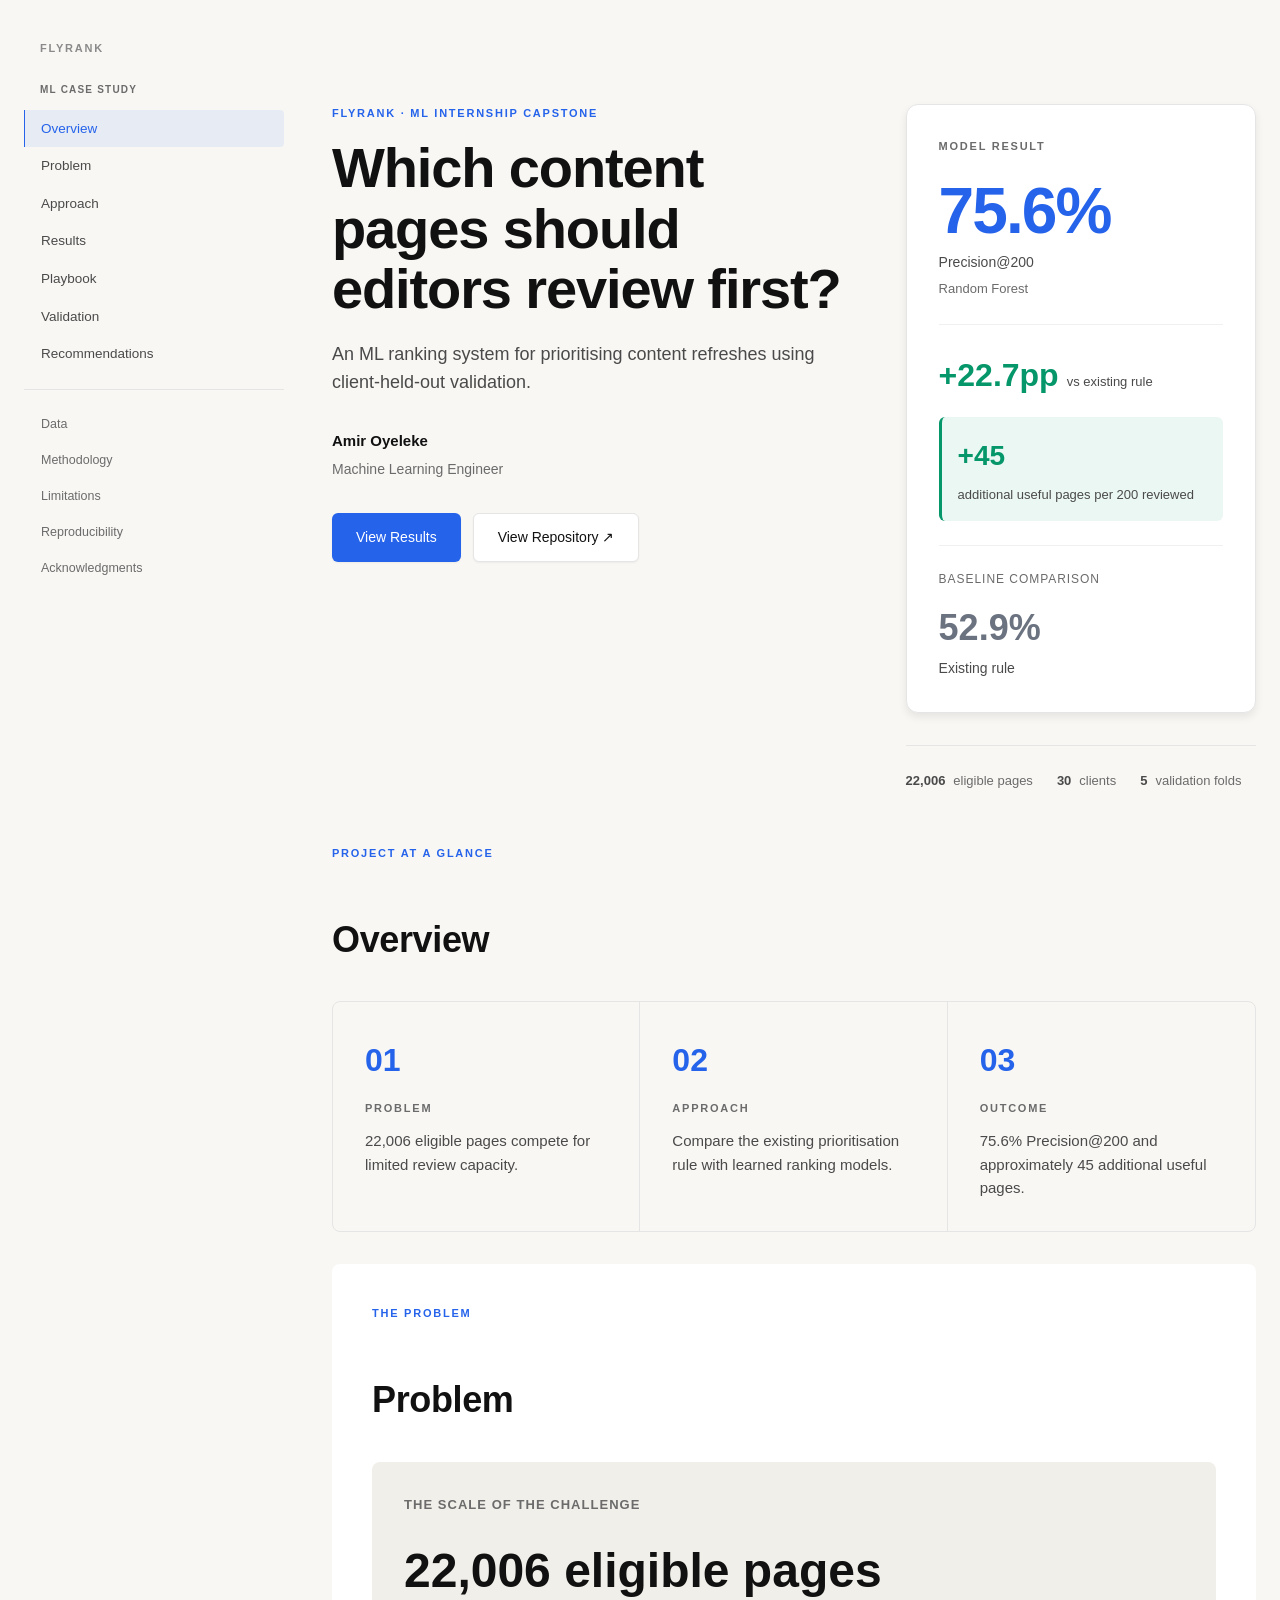
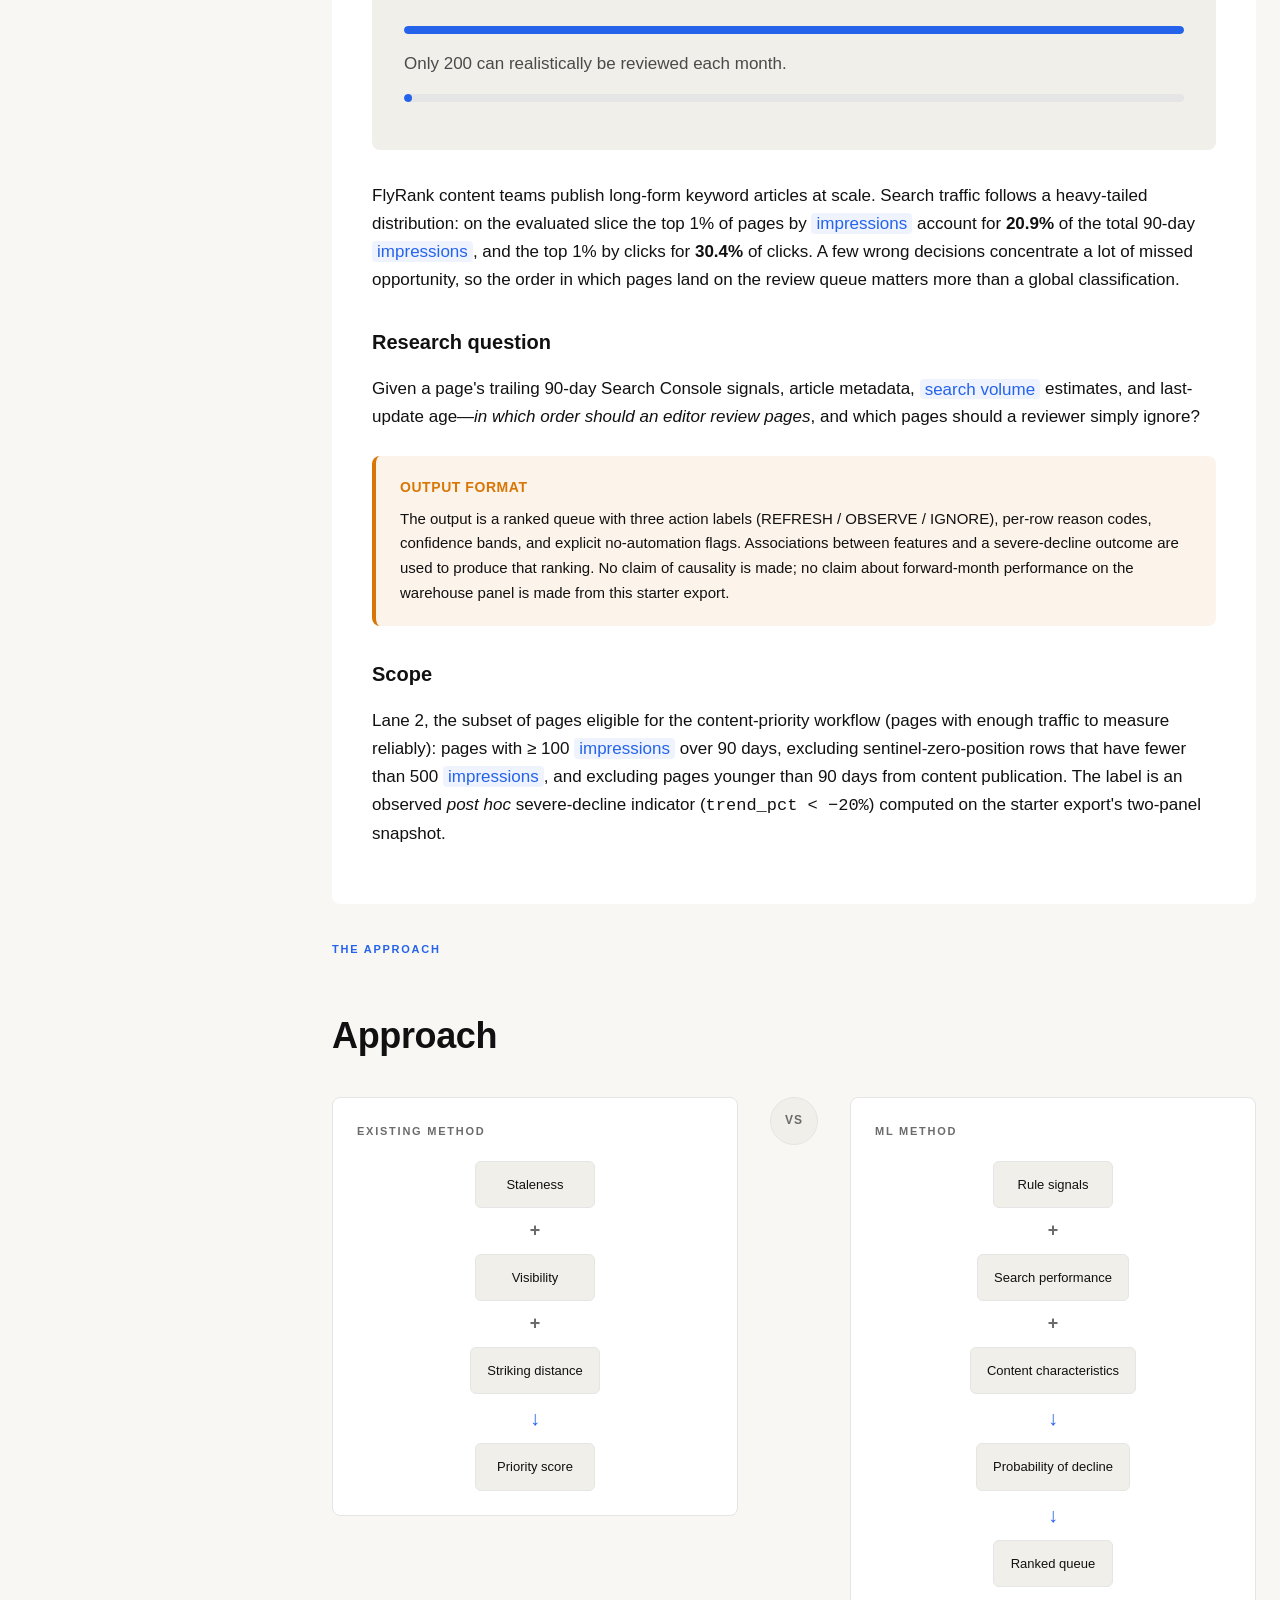
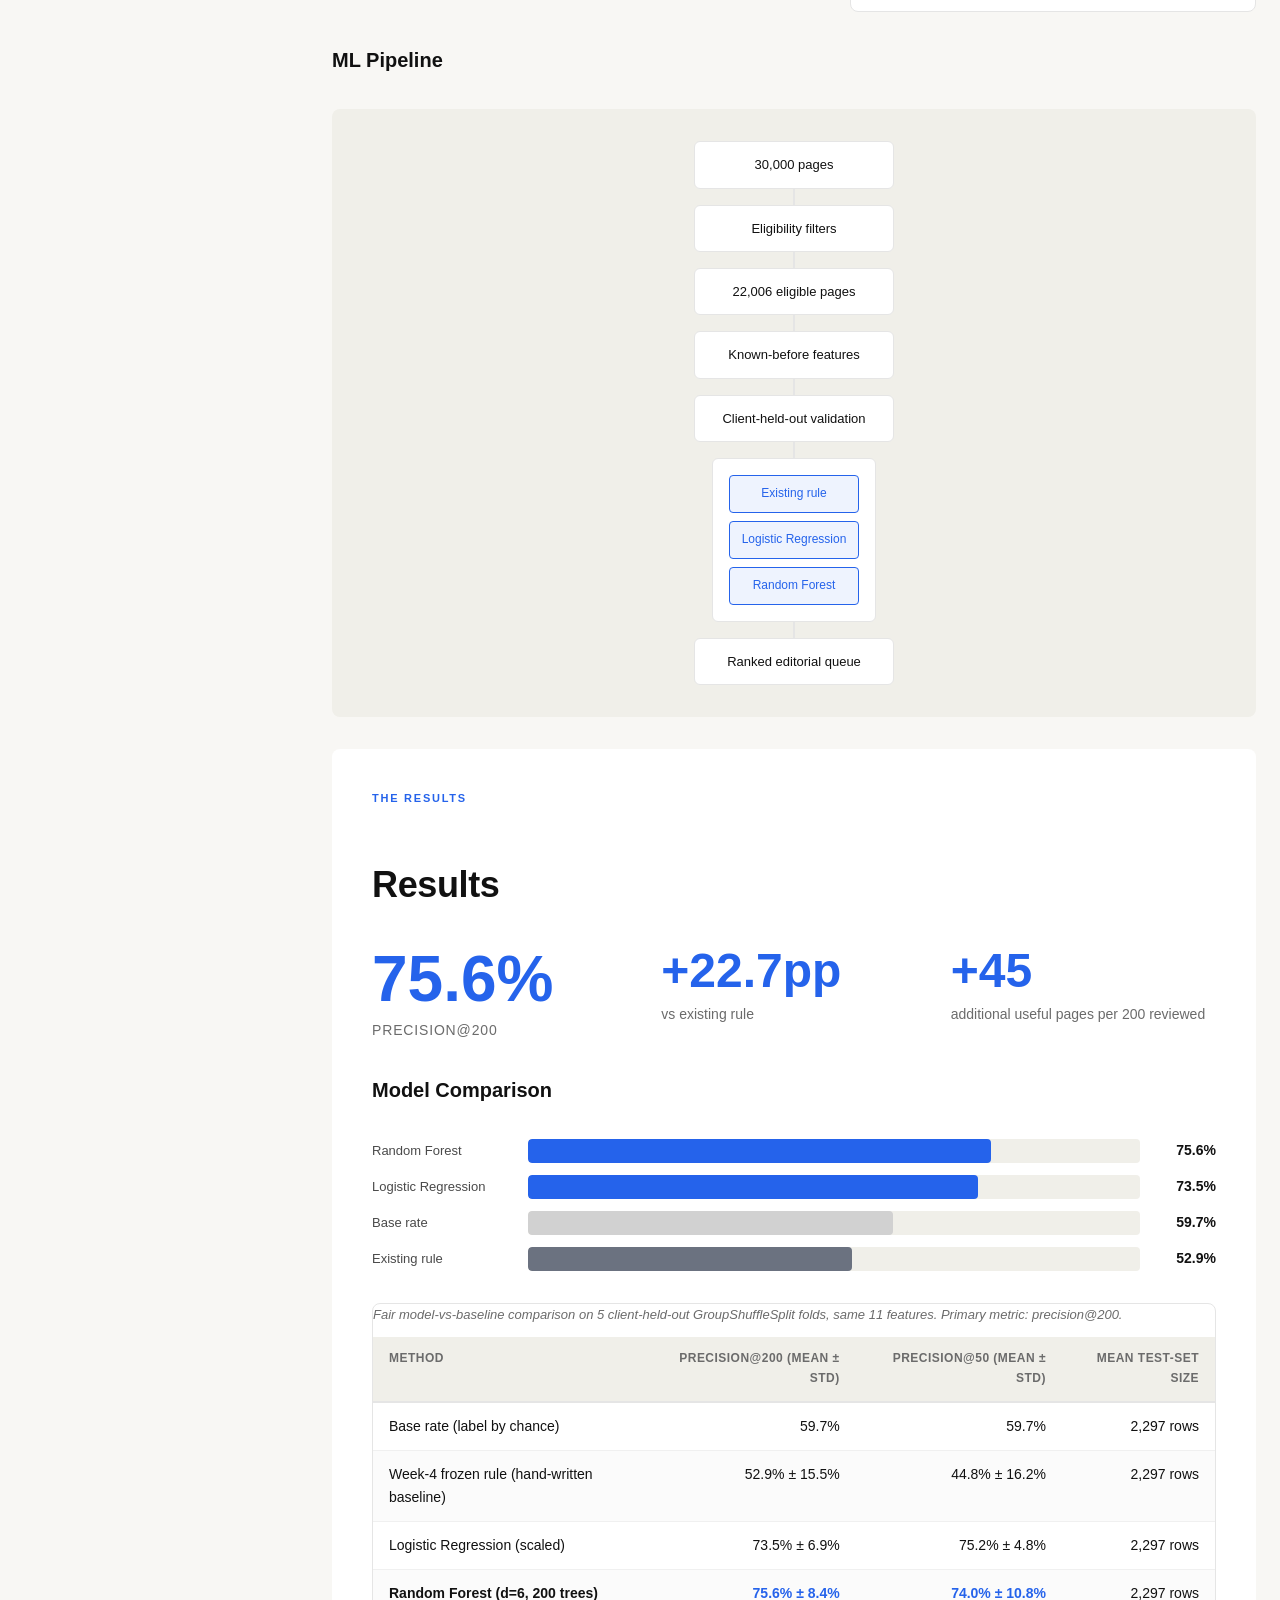
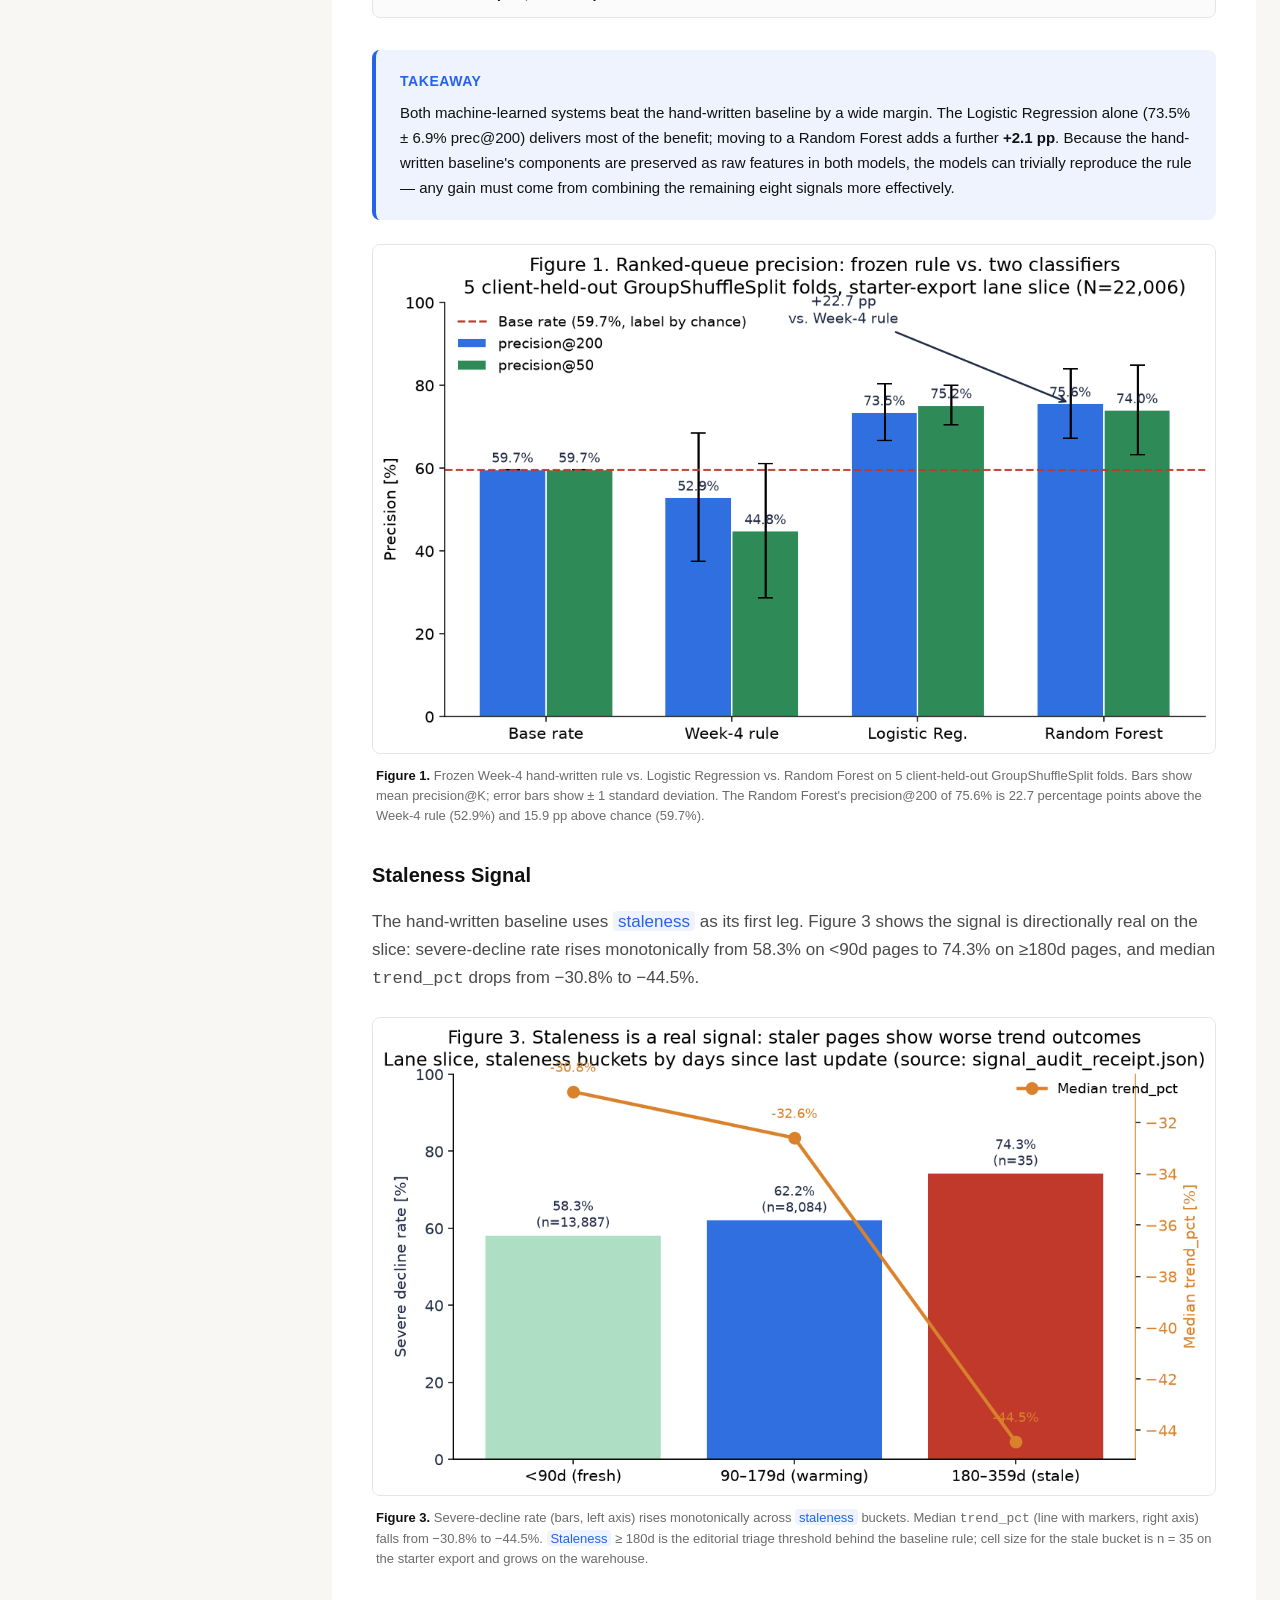
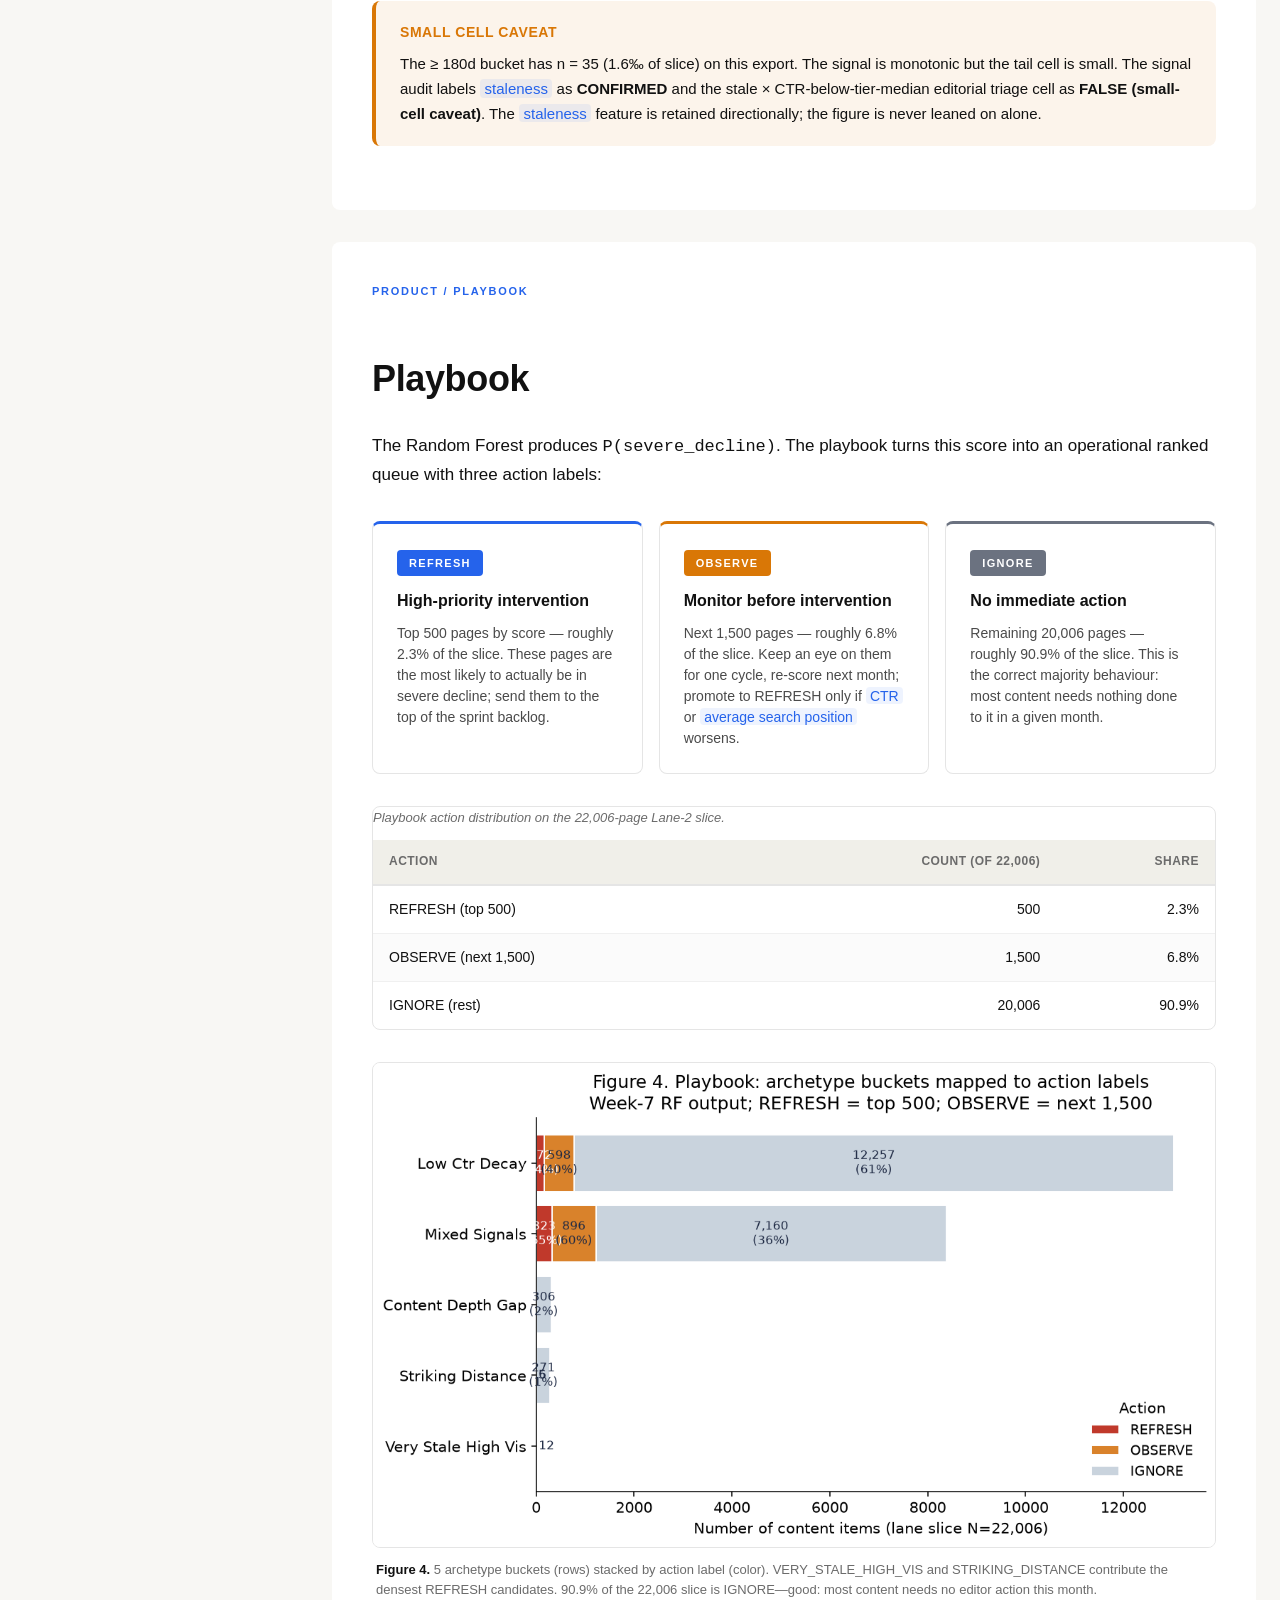
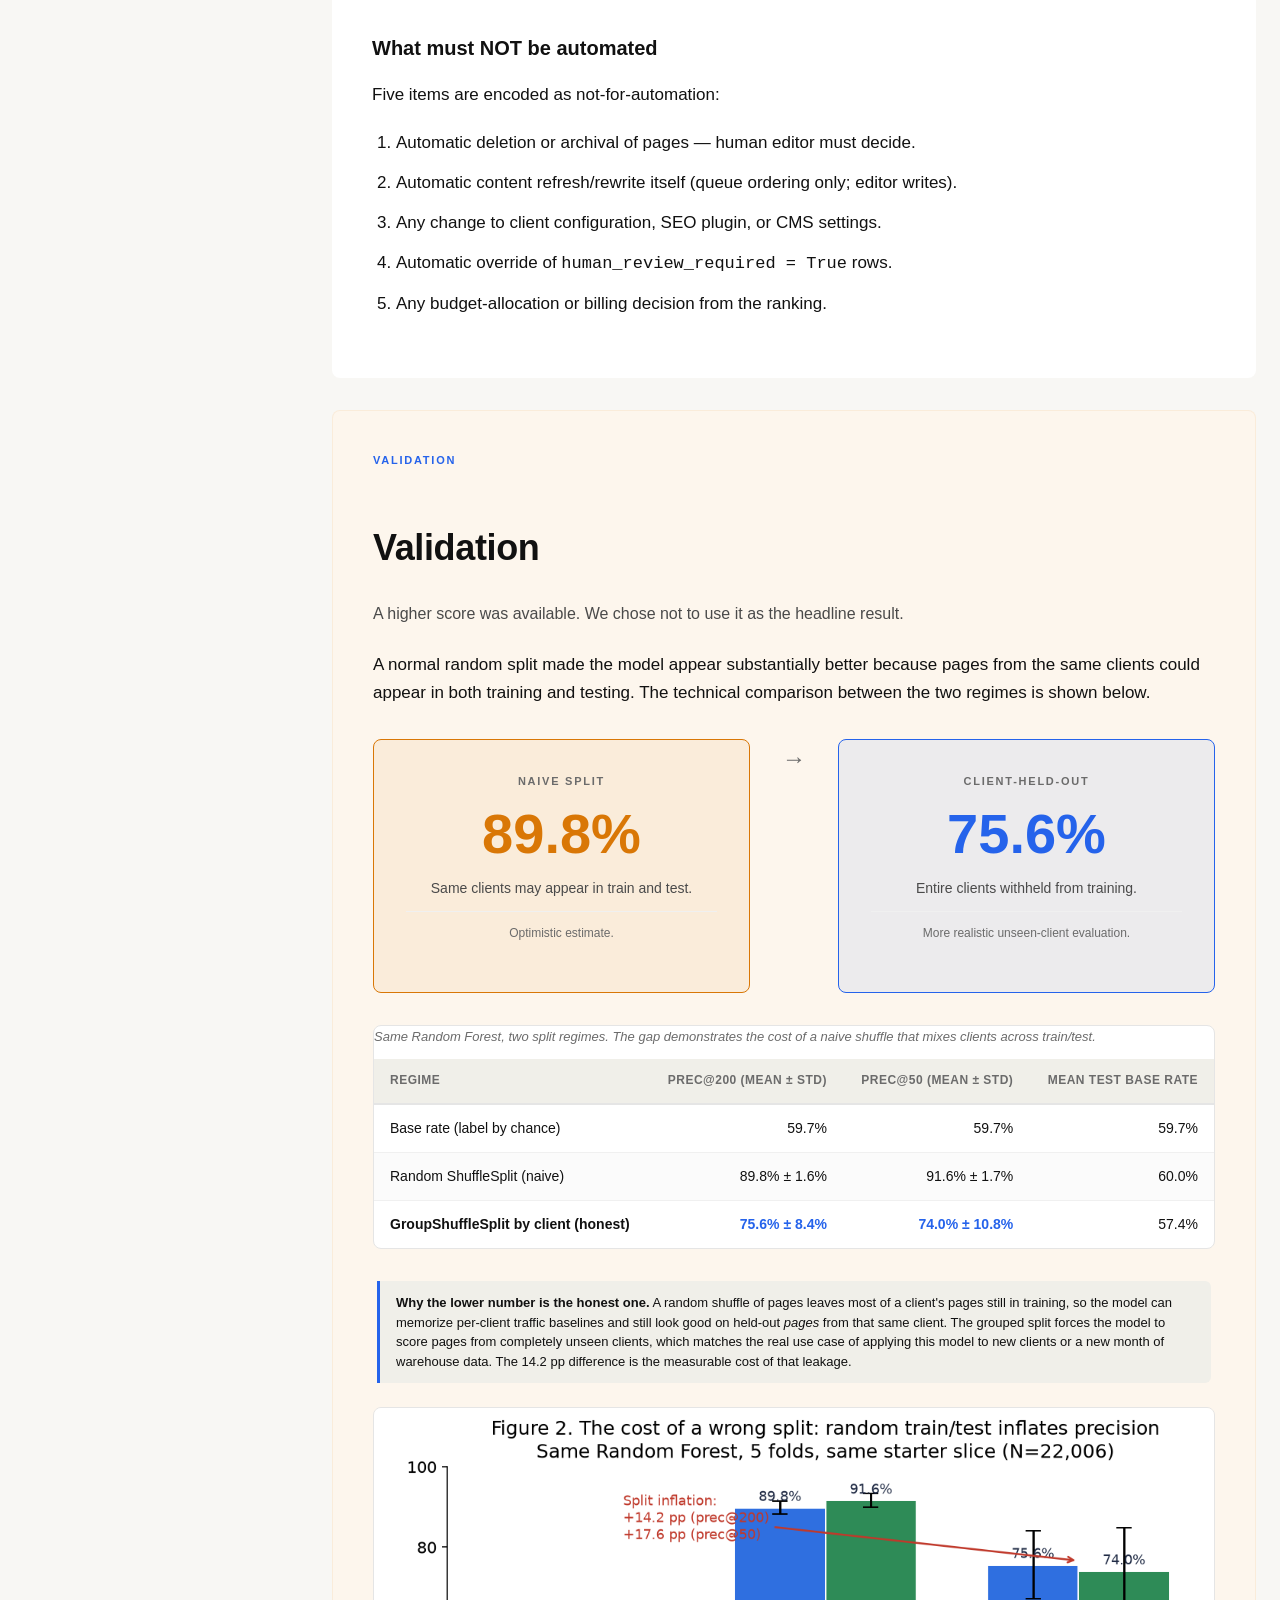
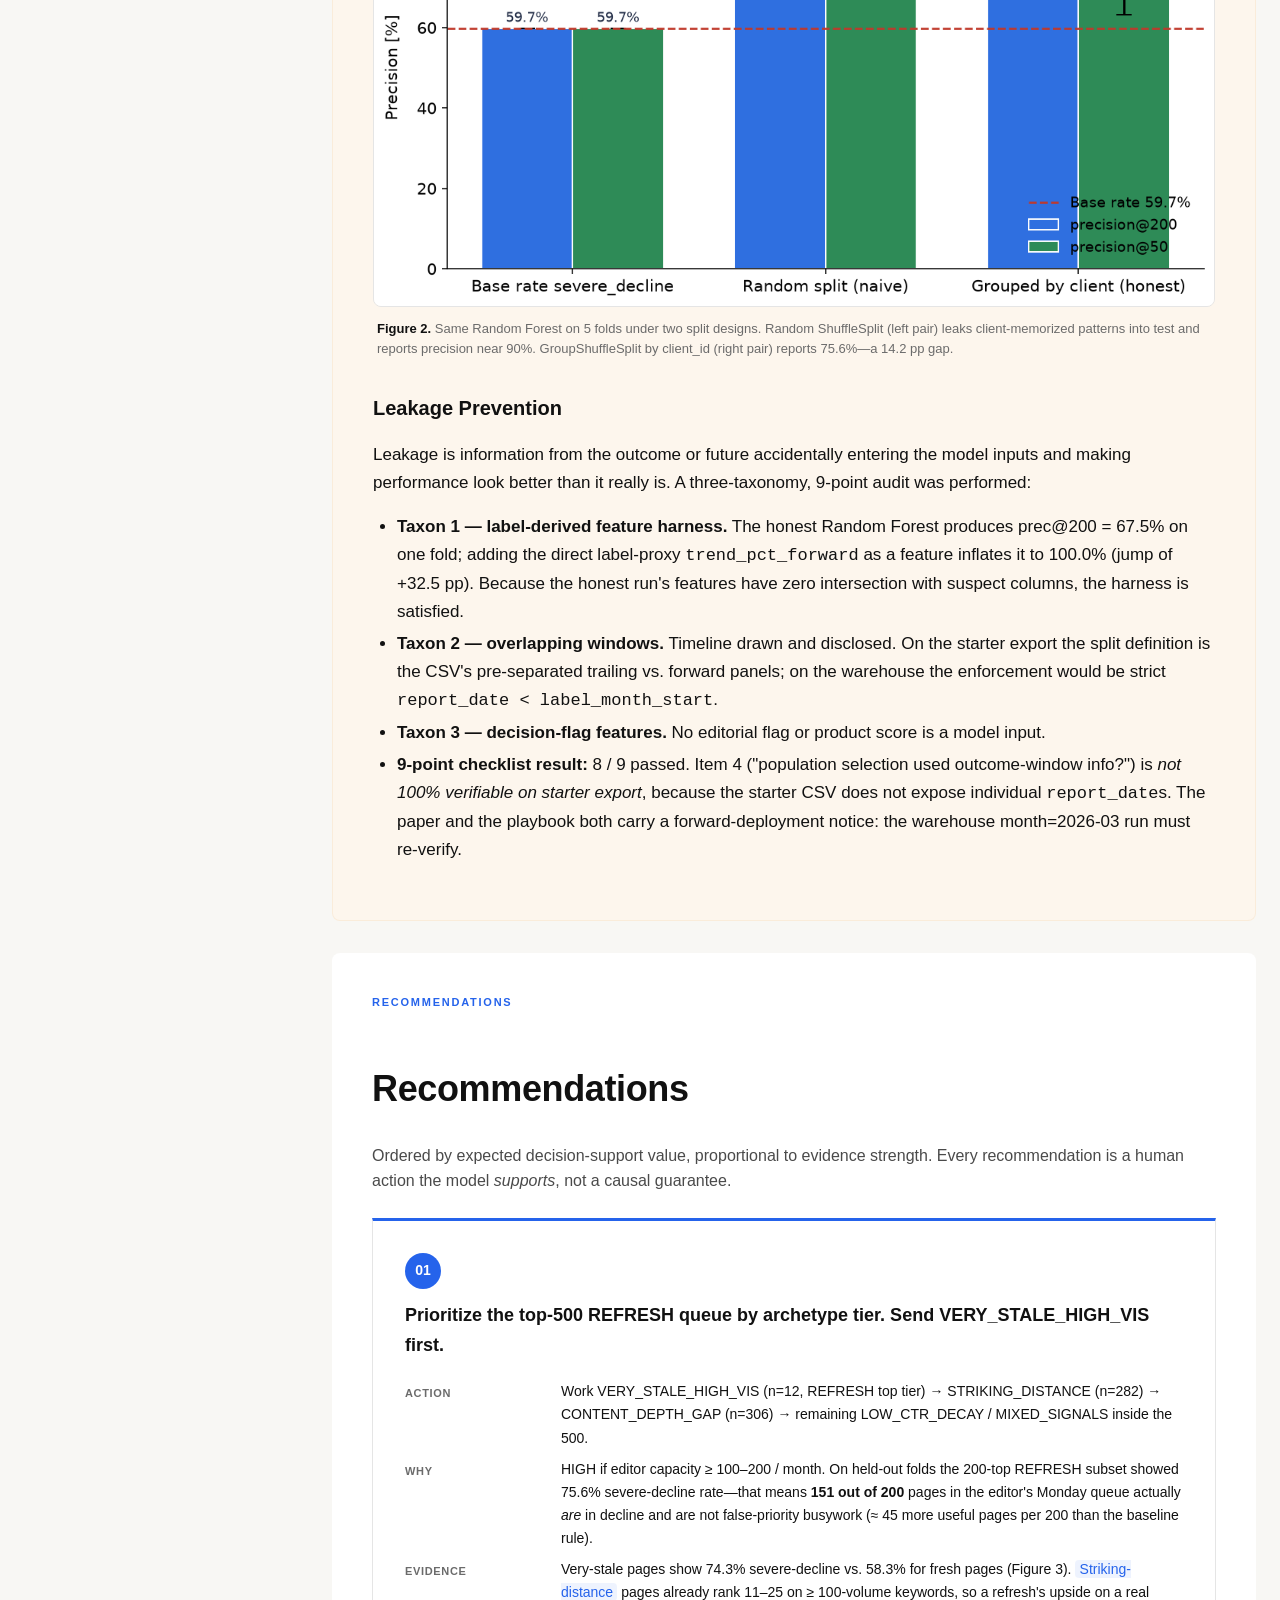
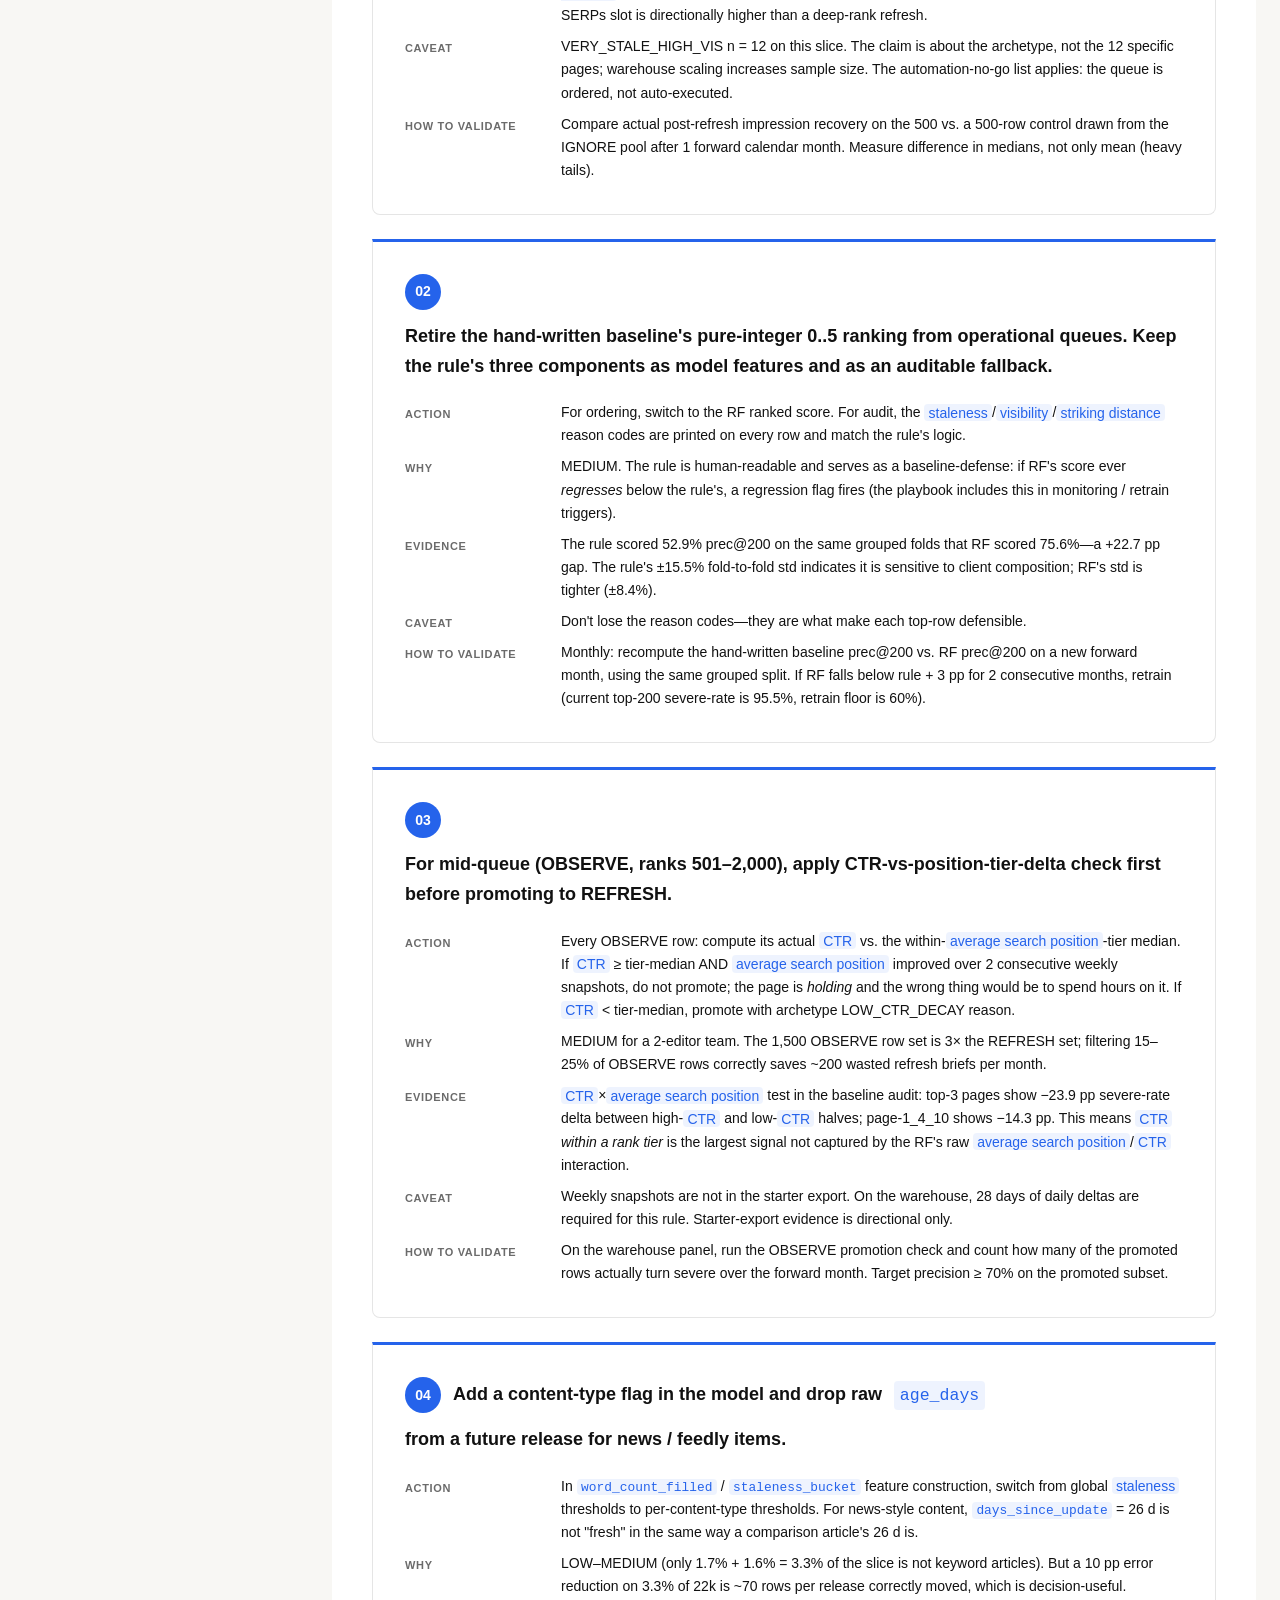
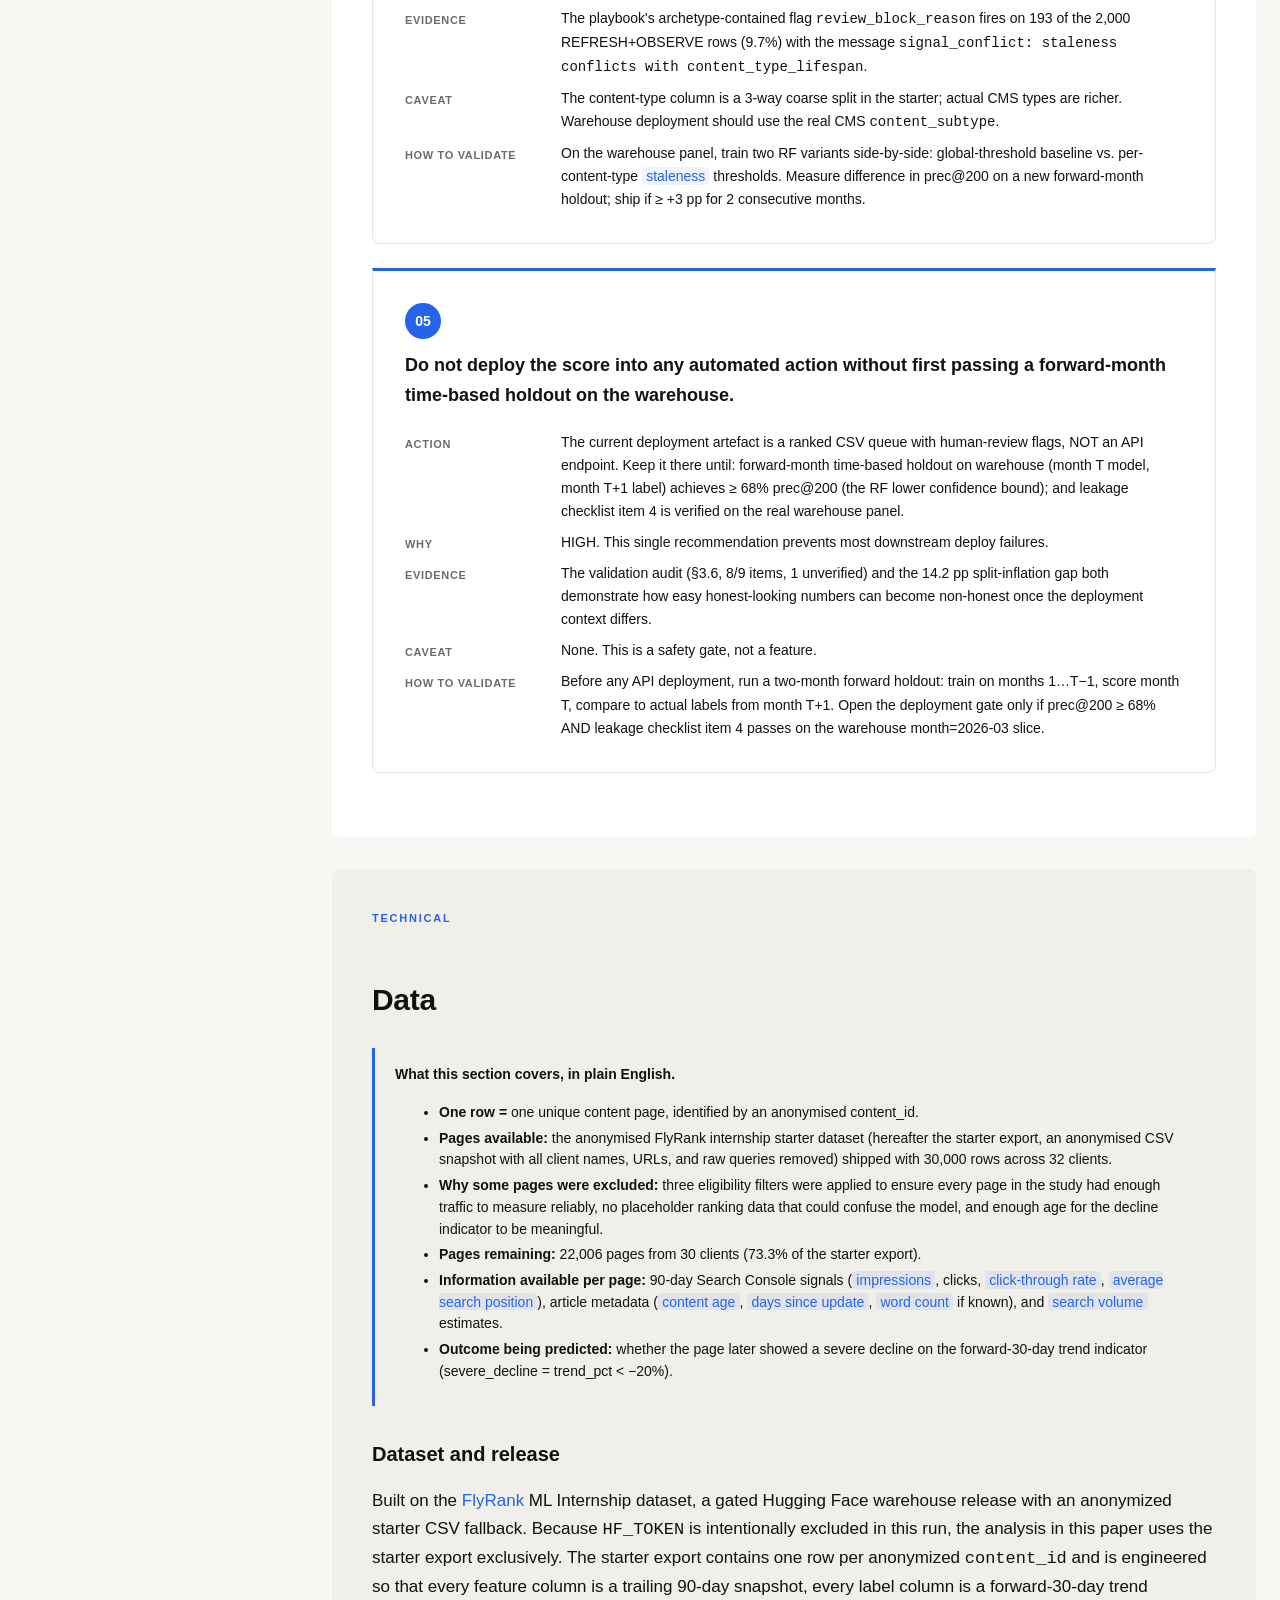
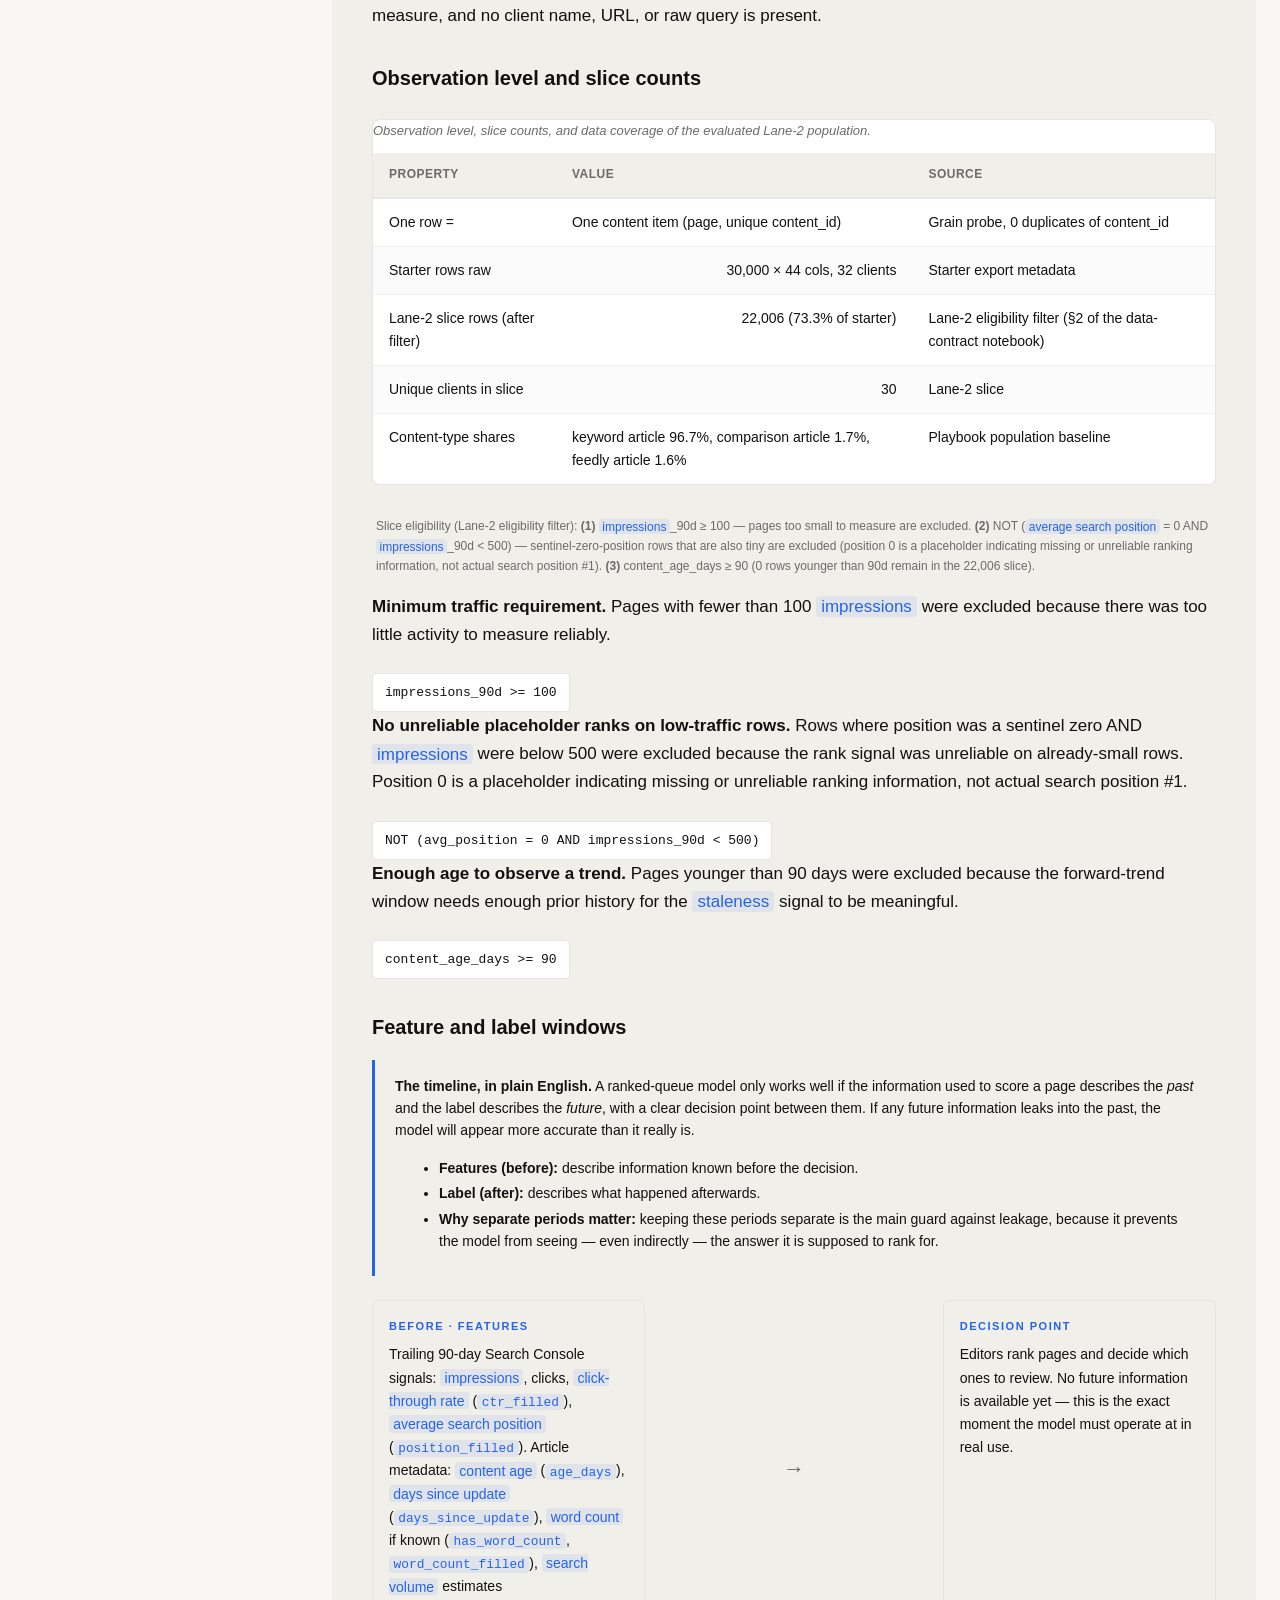
<file: docs/index.html>
<!doctype html>
<html lang="en">
<head>
<meta charset="utf-8" />
<meta name="viewport" content="width=device-width, initial-scale=1, viewport-fit=cover" />
<meta name="color-scheme" content="light dark" />

<title>Which Content Pages Should Editors Review First? — FlyRank ML Internship Research</title>
<meta name="author" content="Amir Oyeleke" />
<meta name="description" content="An applied ML study comparing a frozen hand-written rule against a Random Forest on a 22,006-page editor-review ranked-queue task. Within a 200-page review capacity the model identifies about 151 severe-decline pages compared with about 106 using the existing rule — an improvement of +22.7 percentage points on honest client-held-out splits." />

<meta property="og:title" content="Which Content Pages Should Editors Review First?" />
<meta property="og:description" content="A Random Forest vs. hand-written rule comparison for editor-priority queues. The model finds about 151 useful severe-decline pages per 200 reviewed versus 106 for the baseline, on client-held-out splits measured across 22,006 pages from the FlyRank ML Internship dataset." />
<meta property="og:type" content="article" />
<meta property="article:author" content="Amir Oyeleke" />
<meta property="article:tag" content="machine learning" />
<meta property="article:tag" content="search" />
<meta property="article:tag" content="ranking" />

<link rel="stylesheet" href="./styles.css" />
</head>
<body>
<a class="skiplink" href="#main">Skip to content</a>

<button id="nav-toggle" class="nav-toggle" type="button" aria-controls="sitenav" aria-expanded="false">
  Contents
</button>

<div class="page">
  <nav id="sitenav" class="sitenav" aria-label="Section navigation">
    <div class="sitenav-brand">FLYRANK</div>
    <div class="sitenav-subtitle">ML CASE STUDY</div>
    <ul>
      <li><a href="#overview" class="nav-top">Overview</a></li>
      <li><a href="#problem" class="nav-top">Problem</a></li>
      <li><a href="#approach" class="nav-top">Approach</a></li>
      <li><a href="#results" class="nav-top">Results</a></li>
      <li><a href="#playbook" class="nav-top">Playbook</a></li>
      <li><a href="#validation" class="nav-top">Validation</a></li>
      <li><a href="#recommendations" class="nav-top">Recommendations</a></li>
      <li class="nav-divider" aria-hidden="true"></li>
      <li><a href="#data" class="nav-technical">Data</a></li>
      <li><a href="#methodology" class="nav-technical">Methodology</a></li>
      <li><a href="#limitations" class="nav-technical">Limitations</a></li>
      <li><a href="#reproducibility" class="nav-technical">Reproducibility</a></li>
      <li><a href="#acknowledgments" class="nav-technical">Acknowledgments</a></li>
    </ul>
  </nav>

  <main id="main">
    <!-- ================= HERO ================= -->
    <header class="hero" role="banner">
      <div class="hero-left">
        <p class="hero-kicker">FLYRANK · ML INTERNSHIP CAPSTONE</p>
        <h1 class="hero-title">Which content pages should editors review first?</h1>
        <p class="hero-description">An ML ranking system for prioritising content refreshes using client-held-out validation.</p>
        
        <div class="hero-author">
          <span class="author-name">Amir Oyeleke</span>
          <span class="author-role">Machine Learning Engineer</span>
        </div>

        <div class="hero-cta">
          <a href="#results" class="btn btn-primary">View Results</a>
          <a href="https://github.com/Lakes41/flyrank-ml" target="_blank" rel="noopener noreferrer" class="btn btn-secondary">View Repository ↗</a>
        </div>
      </div>

      <div class="hero-right">
        <div class="hero-metrics-panel">
          <div class="metrics-panel-header">MODEL RESULT</div>
          
          <div class="hero-metric-primary">
            <div class="hero-metric-value">75.6%</div>
            <div class="hero-metric-label">Precision@200</div>
            <div class="hero-metric-sublabel">Random Forest</div>
          </div>

          <div class="hero-metric-diff">
            <div class="hero-metric-diff-value">+22.7pp</div>
            <div class="hero-metric-diff-label">vs existing rule</div>
          </div>

          <div class="hero-metric-impact">
            <div class="hero-metric-impact-value">+45</div>
            <div class="hero-metric-impact-label">additional useful pages per 200 reviewed</div>
          </div>

          <div class="hero-baseline">
            <div class="hero-baseline-label">Baseline comparison</div>
            <div class="hero-baseline-value">52.9%</div>
            <div class="hero-baseline-name">Existing rule</div>
          </div>
        </div>

        <div class="hero-metadata">
          <div class="hero-metadata-item">
            <span class="hero-metadata-value">22,006</span>
            <span>eligible pages</span>
          </div>
          <div class="hero-metadata-item">
            <span class="hero-metadata-value">30</span>
            <span>clients</span>
          </div>
          <div class="hero-metadata-item">
            <span class="hero-metadata-value">5</span>
            <span>validation folds</span>
          </div>
        </div>
      </div>
    </header>

    <!-- ================= OVERVIEW ================= -->
    <section id="overview" aria-labelledby="overview-h">
      <div class="section-eyebrow">PROJECT AT A GLANCE</div>
      <h2 class="section-title" id="overview-h">Overview</h2>
      
      <div class="overview-grid">
        <div class="overview-item">
          <div class="overview-number">01</div>
          <div class="overview-label">Problem</div>
          <div class="overview-content">22,006 eligible pages compete for limited review capacity.</div>
        </div>
        <div class="overview-item">
          <div class="overview-number">02</div>
          <div class="overview-label">Approach</div>
          <div class="overview-content">Compare the existing prioritisation rule with learned ranking models.</div>
        </div>
        <div class="overview-item">
          <div class="overview-number">03</div>
          <div class="overview-label">Outcome</div>
          <div class="overview-content">75.6% Precision@200 and approximately 45 additional useful pages.</div>
        </div>
      </div>
    </section>

    <!-- ================= PROBLEM ================= -->
    <section id="problem" aria-labelledby="problem-h" class="section-surface-white">
      <div class="section-eyebrow">THE PROBLEM</div>
      <h2 class="section-title" id="problem-h">Problem</h2>

      <div class="problem-scale">
        <div class="problem-scale-header">The scale of the challenge</div>
        <div class="problem-scale-value">22,006 eligible pages</div>
        <div class="problem-scale-bar">
          <div class="problem-scale-bar-fill problem-scale-large"></div>
        </div>
        <p class="text-secondary">Only 200 can realistically be reviewed each month.</p>
        <div class="problem-scale-bar">
          <div class="problem-scale-bar-fill problem-scale-small"></div>
        </div>
      </div>

      <p>FlyRank content teams publish long-form keyword articles at scale. Search traffic follows a heavy-tailed distribution: on the evaluated slice the top 1% of pages by <span class="feature">impressions</span> account for <strong>20.9%</strong> of the total 90-day <span class="feature">impressions</span>, and the top 1% by clicks for <strong>30.4%</strong> of clicks. A few wrong decisions concentrate a lot of missed opportunity, so the order in which pages land on the review queue matters more than a global classification.</p>

      <h3>Research question</h3>
      <p>Given a page's trailing 90-day Search Console signals, article metadata, <span class="feature">search volume</span> estimates, and last-update age—<em>in which order should an editor review pages</em>, and which pages should a reviewer simply ignore?</p>

      <div class="callout">
        <h4>Output format</h4>
        <p>The output is a ranked queue with three action labels (REFRESH / OBSERVE / IGNORE), per-row reason codes, confidence bands, and explicit no-automation flags. Associations between features and a severe-decline outcome are used to produce that ranking. No claim of causality is made; no claim about forward-month performance on the warehouse panel is made from this starter export.</p>
      </div>

      <h3>Scope</h3>
      <p>Lane 2, the subset of pages eligible for the content-priority workflow (pages with enough traffic to measure reliably): pages with ≥ 100 <span class="feature">impressions</span> over 90 days, excluding sentinel-zero-position rows that have fewer than 500 <span class="feature">impressions</span>, and excluding pages younger than 90 days from content publication. The label is an observed <em>post hoc</em> severe-decline indicator (<code>trend_pct &lt; −20%</code>) computed on the starter export's two-panel snapshot.</p>
    </section>

    <!-- ================= APPROACH ================= -->
    <section id="approach" aria-labelledby="approach-h">
      <div class="section-eyebrow">THE APPROACH</div>
      <h2 class="section-title" id="approach-h">Approach</h2>

      <div class="approach-comparison">
        <div class="approach-column">
          <div class="approach-header">Existing Method</div>
          <div class="approach-diagram">
            <div class="approach-node">Staleness</div>
            <div class="approach-plus">+</div>
            <div class="approach-node">Visibility</div>
            <div class="approach-plus">+</div>
            <div class="approach-node">Striking distance</div>
            <div class="approach-arrow">↓</div>
            <div class="approach-node">Priority score</div>
          </div>
        </div>

        <div class="approach-vs">VS</div>

        <div class="approach-column">
          <div class="approach-header">ML Method</div>
          <div class="approach-diagram">
            <div class="approach-node">Rule signals</div>
            <div class="approach-plus">+</div>
            <div class="approach-node">Search performance</div>
            <div class="approach-plus">+</div>
            <div class="approach-node">Content characteristics</div>
            <div class="approach-arrow">↓</div>
            <div class="approach-node">Probability of decline</div>
            <div class="approach-arrow">↓</div>
            <div class="approach-node">Ranked queue</div>
          </div>
        </div>
      </div>

      <h3>ML Pipeline</h3>
      <div class="pipeline">
        <div class="pipeline-node">30,000 pages</div>
        <div class="pipeline-line"></div>
        <div class="pipeline-node">Eligibility filters</div>
        <div class="pipeline-line"></div>
        <div class="pipeline-node">22,006 eligible pages</div>
        <div class="pipeline-line"></div>
        <div class="pipeline-node">Known-before features</div>
        <div class="pipeline-line"></div>
        <div class="pipeline-node">Client-held-out validation</div>
        <div class="pipeline-line"></div>
        <div class="pipeline-branch">
          <div class="pipeline-branch-item">Existing rule</div>
          <div class="pipeline-branch-item">Logistic Regression</div>
          <div class="pipeline-branch-item">Random Forest</div>
        </div>
        <div class="pipeline-line"></div>
        <div class="pipeline-node">Ranked editorial queue</div>
      </div>
    </section>

    <!-- ================= RESULTS ================= -->
    <section id="results" aria-labelledby="results-h" class="section-surface-white">
      <div class="section-eyebrow">THE RESULTS</div>
      <h2 class="section-title" id="results-h">Results</h2>

      <div style="display: grid; grid-template-columns: repeat(auto-fit, minmax(200px, 1fr)); gap: var(--space-6); margin: var(--space-8) 0;">
        <div>
          <div style="font-family: var(--font-display); font-size: 64px; font-weight: 700; line-height: 1; color: var(--accent); margin-bottom: var(--space-2); font-variant-numeric: tabular-nums;">75.6%</div>
          <div style="font-size: 14px; color: var(--text-muted); text-transform: uppercase; letter-spacing: 0.06em;">Precision@200</div>
        </div>
        <div>
          <div style="font-family: var(--font-display); font-size: 48px; font-weight: 700; line-height: 1; color: var(--accent); margin-bottom: var(--space-2); font-variant-numeric: tabular-nums;">+22.7pp</div>
          <div style="font-size: 14px; color: var(--text-muted);">vs existing rule</div>
        </div>
        <div>
          <div style="font-family: var(--font-display); font-size: 48px; font-weight: 700; line-height: 1; color: var(--accent); margin-bottom: var(--space-2); font-variant-numeric: tabular-nums;">+45</div>
          <div style="font-size: 14px; color: var(--text-muted);">additional useful pages per 200 reviewed</div>
        </div>
      </div>

      <h3>Model Comparison</h3>
      <div class="results-bars">
        <div class="results-bar-row">
          <div class="results-bar-label">Random Forest</div>
          <div class="results-bar-track">
            <div class="results-bar-fill" style="width: 75.6%;"></div>
          </div>
          <div class="results-bar-value">75.6%</div>
        </div>
        <div class="results-bar-row">
          <div class="results-bar-label">Logistic Regression</div>
          <div class="results-bar-track">
            <div class="results-bar-fill" style="width: 73.5%;"></div>
          </div>
          <div class="results-bar-value">73.5%</div>
        </div>
        <div class="results-bar-row">
          <div class="results-bar-label">Base rate</div>
          <div class="results-bar-track">
            <div class="results-bar-fill base-rate" style="width: 59.7%;"></div>
          </div>
          <div class="results-bar-value">59.7%</div>
        </div>
        <div class="results-bar-row">
          <div class="results-bar-label">Existing rule</div>
          <div class="results-bar-track">
            <div class="results-bar-fill baseline" style="width: 52.9%;"></div>
          </div>
          <div class="results-bar-value">52.9%</div>
        </div>
      </div>

      <div class="table-wrap">
        <table>
          <caption>Fair model-vs-baseline comparison on 5 client-held-out GroupShuffleSplit folds, same 11 features. Primary metric: precision@200.</caption>
          <thead>
            <tr>
              <th>Method</th>
              <th class="num">precision@200 (mean ± std)</th>
              <th class="num">precision@50 (mean ± std)</th>
              <th class="num">Mean test-set size</th>
            </tr>
          </thead>
          <tbody>
            <tr>
              <td>Base rate (label by chance)</td>
              <td class="num">59.7%</td>
              <td class="num">59.7%</td>
              <td class="num">2,297 rows</td>
            </tr>
            <tr>
              <td>Week-4 frozen rule (hand-written baseline)</td>
              <td class="num">52.9% ± 15.5%</td>
              <td class="num">44.8% ± 16.2%</td>
              <td class="num">2,297 rows</td>
            </tr>
            <tr>
              <td>Logistic Regression (scaled)</td>
              <td class="num">73.5% ± 6.9%</td>
              <td class="num">75.2% ± 4.8%</td>
              <td class="num">2,297 rows</td>
            </tr>
            <tr>
              <td><strong>Random Forest (d=6, 200 trees)</strong></td>
              <td class="num best">75.6% ± 8.4%</td>
              <td class="num best">74.0% ± 10.8%</td>
              <td class="num">2,297 rows</td>
            </tr>
          </tbody>
        </table>
      </div>

      <div class="callout accent">
        <h4>Takeaway</h4>
        <p>Both machine-learned systems beat the hand-written baseline by a wide margin. The Logistic Regression alone (73.5% ± 6.9% prec@200) delivers most of the benefit; moving to a Random Forest adds a further <strong>+2.1 pp</strong>. Because the hand-written baseline's components are preserved as raw features in both models, the models can trivially reproduce the rule — any gain must come from combining the remaining eight signals more effectively.</p>
      </div>

      <figure id="fig1" aria-labelledby="fig1-cap">
        <img src="./figures/paper_fig1_model_vs_baseline.png"
             alt="Grouped bar chart comparing frozen Week-4 hand-written rule, Logistic Regression, and Random Forest on precision@200 and precision@50 across 5 client-held-out GroupShuffleSplit folds. Each bar shows the mean with standard deviation error bars. The Random Forest reaches 75.6% precision@200, 22.7 percentage points above the Week-4 rule at 52.9%. A dashed red base-rate line at 59.7% is annotated for reference."
             width="1200" height="732" loading="lazy" decoding="async" />
        <figcaption id="fig1-cap"><strong>Figure 1.</strong> Frozen Week-4 hand-written rule vs. Logistic Regression vs. Random Forest on 5 client-held-out GroupShuffleSplit folds. Bars show mean precision@K; error bars show ± 1 standard deviation. The Random Forest's precision@200 of 75.6% is 22.7 percentage points above the Week-4 rule (52.9%) and 15.9 pp above chance (59.7%).</figcaption>
      </figure>

      <h3 id="results-staleness">Staleness Signal</h3>
      <p class="text-secondary">The hand-written baseline uses <span class="feature">staleness</span> as its first leg. Figure 3 shows the signal is directionally real on the slice: severe-decline rate rises monotonically from 58.3% on &lt;90d pages to 74.3% on ≥180d pages, and median <code>trend_pct</code> drops from −30.8% to −44.5%.</p>

      <figure id="fig3" aria-labelledby="fig3-cap">
        <img src="./figures/paper_fig3_staleness_signal.png"
             alt="Dual-axis figure with bars and a line across three staleness buckets: less than 90 days, 90 to 179 days, and 180 days or more. The bars (left axis) show severe-decline rate rising monotonically from 58.3% to 62.2% to 74.3%, with sample sizes inside each bar. The line (right axis) shows median trend percentage falling from approximately minus 30.8% to minus 32.6% to minus 44.5%."
             width="1200" height="840" loading="lazy" decoding="async" />
        <figcaption id="fig3-cap"><strong>Figure 3.</strong> Severe-decline rate (bars, left axis) rises monotonically across <span class="feature">staleness</span> buckets. Median <code>trend_pct</code> (line with markers, right axis) falls from −30.8% to −44.5%. <span class="feature">Staleness</span> ≥ 180d is the editorial triage threshold behind the baseline rule; cell size for the stale bucket is n = 35 on the starter export and grows on the warehouse.</figcaption>
      </figure>

      <div class="callout">
        <h4>Small cell caveat</h4>
        <p>The ≥ 180d bucket has n = 35 (1.6‰ of slice) on this export. The signal is monotonic but the tail cell is small. The signal audit labels <span class="feature">staleness</span> as <strong>CONFIRMED</strong> and the stale × CTR-below-tier-median editorial triage cell as <strong>FALSE (small-cell caveat)</strong>. The <span class="feature">staleness</span> feature is retained directionally; the figure is never leaned on alone.</p>
      </div>
    </section>

    <!-- ================= PLAYBOOK ================= -->
    <section id="playbook" aria-labelledby="play-h" class="section-surface-white">
      <div class="section-eyebrow">PRODUCT / PLAYBOOK</div>
      <h2 class="section-title" id="play-h">Playbook</h2>

      <p>The Random Forest produces <code>P(severe_decline)</code>. The playbook turns this score into an operational ranked queue with three action labels:</p>

      <div class="action-grid">
        <div class="action-card action-refresh">
          <div class="action-badge">REFRESH</div>
          <h4>High-priority intervention</h4>
          <p>Top 500 pages by score — roughly 2.3% of the slice. These pages are the most likely to actually be in severe decline; send them to the top of the sprint backlog.</p>
        </div>
        <div class="action-card action-observe">
          <div class="action-badge">OBSERVE</div>
          <h4>Monitor before intervention</h4>
          <p>Next 1,500 pages — roughly 6.8% of the slice. Keep an eye on them for one cycle, re-score next month; promote to REFRESH only if <span class="feature">CTR</span> or <span class="feature">average search position</span> worsens.</p>
        </div>
        <div class="action-card action-ignore">
          <div class="action-badge">IGNORE</div>
          <h4>No immediate action</h4>
          <p>Remaining 20,006 pages — roughly 90.9% of the slice. This is the correct majority behaviour: most content needs nothing done to it in a given month.</p>
        </div>
      </div>

      <div class="table-wrap">
        <table>
          <caption>Playbook action distribution on the 22,006-page Lane-2 slice.</caption>
          <thead>
            <tr><th>Action</th><th class="num">Count (of 22,006)</th><th class="num">Share</th></tr>
          </thead>
          <tbody>
            <tr><td>REFRESH (top 500)</td><td class="num">500</td><td class="num">2.3%</td></tr>
            <tr><td>OBSERVE (next 1,500)</td><td class="num">1,500</td><td class="num">6.8%</td></tr>
            <tr><td>IGNORE (rest)</td><td class="num">20,006</td><td class="num">90.9%</td></tr>
          </tbody>
        </table>
      </div>

      <figure id="fig4" aria-labelledby="fig4-cap">
        <img src="./figures/paper_fig4_playbook_archetypes.png"
             alt="Horizontal stacked bar chart showing how five page archetypes are distributed across the three playbook action labels: REFRESH, OBSERVE, and IGNORE. The archetypes, from top to bottom, are VERY_STALE_HIGH_VIS, STRIKING_DISTANCE, CONTENT_DEPTH_GAP, MIXED_SIGNALS, and LOW_CTR_DECAY. The first two archetypes contribute the densest REFRESH candidates, while the last two are overwhelmingly IGNORE."
             width="1200" height="732" loading="lazy" decoding="async" />
        <figcaption id="fig4-cap"><strong>Figure 4.</strong> 5 archetype buckets (rows) stacked by action label (color). VERY_STALE_HIGH_VIS and STRIKING_DISTANCE contribute the densest REFRESH candidates. 90.9% of the 22,006 slice is IGNORE—good: most content needs no editor action this month.</figcaption>
      </figure>

      <h3>What must NOT be automated</h3>
      <p>Five items are encoded as not-for-automation:</p>
      <ol class="nogo-list">
        <li>Automatic deletion or archival of pages — human editor must decide.</li>
        <li>Automatic content refresh/rewrite itself (queue ordering only; editor writes).</li>
        <li>Any change to client configuration, SEO plugin, or CMS settings.</li>
        <li>Automatic override of <code>human_review_required = True</code> rows.</li>
        <li>Any budget-allocation or billing decision from the ranking.</li>
      </ol>
    </section>

    <!-- ================= VALIDATION ================= -->
    <section id="validation" aria-labelledby="val-h" class="section-surface-validation">
      <div class="section-eyebrow">VALIDATION</div>
      <h2 class="section-title" id="val-h">Validation</h2>

      <p class="section-lead">A higher score was available. We chose not to use it as the headline result.</p>

      <p>A normal random split made the model appear substantially better because pages from the same clients could appear in both training and testing. The technical comparison between the two regimes is shown below.</p>

      <div class="validation-comparison">
        <div class="validation-column naive">
          <div class="validation-header">Naive Split</div>
          <div class="validation-value">89.8%</div>
          <p class="validation-description">Same clients may appear in train and test.</p>
          <p class="validation-note">Optimistic estimate.</p>
        </div>

        <div class="validation-arrow">→</div>

        <div class="validation-column honest">
          <div class="validation-header">Client-Held-Out</div>
          <div class="validation-value">75.6%</div>
          <p class="validation-description">Entire clients withheld from training.</p>
          <p class="validation-note">More realistic unseen-client evaluation.</p>
        </div>
      </div>

      <div class="table-wrap">
        <table>
          <caption>Same Random Forest, two split regimes. The gap demonstrates the cost of a naive shuffle that mixes clients across train/test.</caption>
          <thead>
            <tr>
              <th>Regime</th>
              <th class="num">prec@200 (mean ± std)</th>
              <th class="num">prec@50 (mean ± std)</th>
              <th class="num">Mean test base rate</th>
            </tr>
          </thead>
          <tbody>
            <tr><td>Base rate (label by chance)</td><td class="num">59.7%</td><td class="num">59.7%</td><td class="num">59.7%</td></tr>
            <tr><td>Random ShuffleSplit (naive)</td><td class="num">89.8% ± 1.6%</td><td class="num">91.6% ± 1.7%</td><td class="num">60.0%</td></tr>
            <tr><td><strong>GroupShuffleSplit by client (honest)</strong></td><td class="num best">75.6% ± 8.4%</td><td class="num best">74.0% ± 10.8%</td><td class="num">57.4%</td></tr>
          </tbody>
        </table>
      </div>

      <div class="takeaway"><strong>Why the lower number is the honest one.</strong> A random shuffle of pages leaves most of a client's pages still in training, so the model can memorize per-client traffic baselines and still look good on held-out <em>pages</em> from that same client. The grouped split forces the model to score pages from completely unseen clients, which matches the real use case of applying this model to new clients or a new month of warehouse data. The 14.2 pp difference is the measurable cost of that leakage.</div>

      <figure id="fig2" aria-labelledby="fig2-cap">
        <img src="./figures/paper_fig2_split_inflation.png"
             alt="Bar chart showing the same Random Forest under two split regimes. A naive Random ShuffleSplit reports 89.8% precision@200 and 91.6% precision@50. The honest GroupShuffleSplit by client_id reports 75.6% and 74.0% respectively. An annotated arrow shows a split inflation of +14.2 percentage points on precision@200 and +17.6 on precision@50."
             width="1200" height="732" loading="lazy" decoding="async" />
        <figcaption id="fig2-cap"><strong>Figure 2.</strong> Same Random Forest on 5 folds under two split designs. Random ShuffleSplit (left pair) leaks client-memorized patterns into test and reports precision near 90%. GroupShuffleSplit by client_id (right pair) reports 75.6%—a 14.2 pp gap.</figcaption>
      </figure>

      <h3>Leakage Prevention</h3>
      <p>Leakage is information from the outcome or future accidentally entering the model inputs and making performance look better than it really is. A three-taxonomy, 9-point audit was performed:</p>
      
      <ul>
        <li><strong>Taxon 1 — label-derived feature harness.</strong> The honest Random Forest produces prec@200 = 67.5% on one fold; adding the direct label-proxy <code>trend_pct_forward</code> as a feature inflates it to 100.0% (jump of +32.5 pp). Because the honest run's features have zero intersection with suspect columns, the harness is satisfied.</li>
        <li><strong>Taxon 2 — overlapping windows.</strong> Timeline drawn and disclosed. On the starter export the split definition is the CSV's pre-separated trailing vs. forward panels; on the warehouse the enforcement would be strict <code>report_date &lt; label_month_start</code>.</li>
        <li><strong>Taxon 3 — decision-flag features.</strong> No editorial flag or product score is a model input.</li>
        <li><strong>9-point checklist result:</strong> 8 / 9 passed. Item 4 ("population selection used outcome-window info?") is <em>not 100% verifiable on starter export</em>, because the starter CSV does not expose individual <code>report_date</code>s. The paper and the playbook both carry a forward-deployment notice: the warehouse month=2026-03 run must re-verify.</li>
      </ul>
    </section>

    <!-- ================= RECOMMENDATIONS ================= -->
    <section id="recommendations" aria-labelledby="recs-h" class="section-surface-white">
      <div class="section-eyebrow">RECOMMENDATIONS</div>
      <h2 class="section-title" id="recs-h">Recommendations</h2>

      <p class="section-lead">Ordered by expected decision-support value, proportional to evidence strength. Every recommendation is a human action the model <em>supports</em>, not a causal guarantee.</p>

      <article class="rec" aria-labelledby="r1-h">
        <h3 id="r1-h"><span class="rank" aria-hidden="true">01</span>Prioritize the top-500 REFRESH queue by archetype tier. Send VERY_STALE_HIGH_VIS first.</h3>
        <dl>
          <dt>Action</dt>
          <dd>Work VERY_STALE_HIGH_VIS (n=12, REFRESH top tier) → STRIKING_DISTANCE (n=282) → CONTENT_DEPTH_GAP (n=306) → remaining LOW_CTR_DECAY / MIXED_SIGNALS inside the 500.</dd>
          <dt>Why</dt>
          <dd>HIGH if editor capacity ≥ 100–200 / month. On held-out folds the 200-top REFRESH subset showed 75.6% severe-decline rate—that means <strong>151 out of 200</strong> pages in the editor's Monday queue actually <em>are</em> in decline and are not false-priority busywork (≈ 45 more useful pages per 200 than the baseline rule).</dd>
          <dt>Evidence</dt>
          <dd>Very-stale pages show 74.3% severe-decline vs. 58.3% for fresh pages (Figure 3). <span class="feature">Striking-distance</span> pages already rank 11–25 on ≥ 100-volume keywords, so a refresh's upside on a real SERPs slot is directionally higher than a deep-rank refresh.</dd>
          <dt>Caveat</dt>
          <dd>VERY_STALE_HIGH_VIS n = 12 on this slice. The claim is about the archetype, not the 12 specific pages; warehouse scaling increases sample size. The automation-no-go list applies: the queue is ordered, not auto-executed.</dd>
          <dt>How to validate</dt>
          <dd>Compare actual post-refresh impression recovery on the 500 vs. a 500-row control drawn from the IGNORE pool after 1 forward calendar month. Measure difference in medians, not only mean (heavy tails).</dd>
        </dl>
      </article>

      <article class="rec" aria-labelledby="r2-h">
        <h3 id="r2-h"><span class="rank" aria-hidden="true">02</span>Retire the hand-written baseline's pure-integer 0..5 ranking from operational queues. Keep the rule's three components as model features and as an auditable fallback.</h3>
        <dl>
          <dt>Action</dt>
          <dd>For ordering, switch to the RF ranked score. For audit, the <span class="feature">staleness</span>/<span class="feature">visibility</span>/<span class="feature">striking distance</span> reason codes are printed on every row and match the rule's logic.</dd>
          <dt>Why</dt>
          <dd>MEDIUM. The rule is human-readable and serves as a baseline-defense: if RF's score ever <em>regresses</em> below the rule's, a regression flag fires (the playbook includes this in monitoring / retrain triggers).</dd>
          <dt>Evidence</dt>
          <dd>The rule scored 52.9% prec@200 on the same grouped folds that RF scored 75.6%—a +22.7 pp gap. The rule's ±15.5% fold-to-fold std indicates it is sensitive to client composition; RF's std is tighter (±8.4%).</dd>
          <dt>Caveat</dt>
          <dd>Don't lose the reason codes—they are what make each top-row defensible.</dd>
          <dt>How to validate</dt>
          <dd>Monthly: recompute the hand-written baseline prec@200 vs. RF prec@200 on a new forward month, using the same grouped split. If RF falls below rule + 3 pp for 2 consecutive months, retrain (current top-200 severe-rate is 95.5%, retrain floor is 60%).</dd>
        </dl>
      </article>

      <article class="rec" aria-labelledby="r3-h">
        <h3 id="r3-h"><span class="rank" aria-hidden="true">03</span>For mid-queue (OBSERVE, ranks 501–2,000), apply CTR-vs-position-tier-delta check first before promoting to REFRESH.</h3>
        <dl>
          <dt>Action</dt>
          <dd>Every OBSERVE row: compute its actual <span class="feature">CTR</span> vs. the within-<span class="feature">average search position</span>-tier median. If <span class="feature">CTR</span> ≥ tier-median AND <span class="feature">average search position</span> improved over 2 consecutive weekly snapshots, do not promote; the page is <em>holding</em> and the wrong thing would be to spend hours on it. If <span class="feature">CTR</span> &lt; tier-median, promote with archetype LOW_CTR_DECAY reason.</dd>
          <dt>Why</dt>
          <dd>MEDIUM for a 2-editor team. The 1,500 OBSERVE row set is 3× the REFRESH set; filtering 15–25% of OBSERVE rows correctly saves ~200 wasted refresh briefs per month.</dd>
          <dt>Evidence</dt>
          <dd><span class="feature">CTR</span>×<span class="feature">average search position</span> test in the baseline audit: top-3 pages show −23.9 pp severe-rate delta between high-<span class="feature">CTR</span> and low-<span class="feature">CTR</span> halves; page-1_4_10 shows −14.3 pp. This means <span class="feature">CTR</span> <em>within a rank tier</em> is the largest signal not captured by the RF's raw <span class="feature">average search position</span>/<span class="feature">CTR</span> interaction.</dd>
          <dt>Caveat</dt>
          <dd>Weekly snapshots are not in the starter export. On the warehouse, 28 days of daily deltas are required for this rule. Starter-export evidence is directional only.</dd>
          <dt>How to validate</dt>
          <dd>On the warehouse panel, run the OBSERVE promotion check and count how many of the promoted rows actually turn severe over the forward month. Target precision ≥ 70% on the promoted subset.</dd>
        </dl>
      </article>

      <article class="rec" aria-labelledby="r4-h">
        <h3 id="r4-h"><span class="rank" aria-hidden="true">04</span>Add a content-type flag in the model and drop raw <code class="feature">age_days</code> from a future release for news / feedly items.</h3>
        <dl>
          <dt>Action</dt>
          <dd>In <code class="feature">word_count_filled</code> / <code class="feature">staleness_bucket</code> feature construction, switch from global <span class="feature">staleness</span> thresholds to per-content-type thresholds. For news-style content, <code class="feature">days_since_update</code> = 26 d is not "fresh" in the same way a comparison article's 26 d is.</dd>
          <dt>Why</dt>
          <dd>LOW–MEDIUM (only 1.7% + 1.6% = 3.3% of the slice is not keyword articles). But a 10 pp error reduction on 3.3% of 22k is ~70 rows per release correctly moved, which is decision-useful.</dd>
          <dt>Evidence</dt>
          <dd>The playbook's archetype-contained flag <code>review_block_reason</code> fires on 193 of the 2,000 REFRESH+OBSERVE rows (9.7%) with the message <code>signal_conflict: staleness conflicts with content_type_lifespan</code>.</dd>
          <dt>Caveat</dt>
          <dd>The content-type column is a 3-way coarse split in the starter; actual CMS types are richer. Warehouse deployment should use the real CMS <code>content_subtype</code>.</dd>
          <dt>How to validate</dt>
          <dd>On the warehouse panel, train two RF variants side-by-side: global-threshold baseline vs. per-content-type <span class="feature">staleness</span> thresholds. Measure difference in prec@200 on a new forward-month holdout; ship if ≥ +3 pp for 2 consecutive months.</dd>
        </dl>
      </article>

      <article class="rec" aria-labelledby="r5-h">
        <h3 id="r5-h"><span class="rank" aria-hidden="true">05</span>Do not deploy the score into any automated action without first passing a forward-month time-based holdout on the warehouse.</h3>
        <dl>
          <dt>Action</dt>
          <dd>The current deployment artefact is a ranked CSV queue with human-review flags, NOT an API endpoint. Keep it there until: forward-month time-based holdout on warehouse (month T model, month T+1 label) achieves ≥ 68% prec@200 (the RF lower confidence bound); and leakage checklist item 4 is verified on the real warehouse panel.</dd>
          <dt>Why</dt>
          <dd>HIGH. This single recommendation prevents most downstream deploy failures.</dd>
          <dt>Evidence</dt>
          <dd>The validation audit (§3.6, 8/9 items, 1 unverified) and the 14.2 pp split-inflation gap both demonstrate how easy honest-looking numbers can become non-honest once the deployment context differs.</dd>
          <dt>Caveat</dt>
          <dd>None. This is a safety gate, not a feature.</dd>
          <dt>How to validate</dt>
          <dd>Before any API deployment, run a two-month forward holdout: train on months 1…T−1, score month T, compare to actual labels from month T+1. Open the deployment gate only if prec@200 ≥ 68% AND leakage checklist item 4 passes on the warehouse month=2026-03 slice.</dd>
        </dl>
      </article>
    </section>

    <!-- ================= DATA (TECHNICAL) ================= -->
    <section id="data" aria-labelledby="data-h" class="section-surface-alt">
      <div class="section-eyebrow">TECHNICAL</div>
      <h2 class="section-title section-title-technical" id="data-h">Data</h2>

      <div class="preamble">
      <p><strong>What this section covers, in plain English.</strong></p>
      <ul>
      <li><strong>One row =</strong> one unique content page, identified by an anonymised content_id.</li>
      <li><strong>Pages available:</strong> the anonymised FlyRank internship starter dataset (hereafter the starter export, an anonymised CSV snapshot with all client names, URLs, and raw queries removed) shipped with 30,000 rows across 32 clients.</li>
      <li><strong>Why some pages were excluded:</strong> three eligibility filters were applied to ensure every page in the study had enough traffic to measure reliably, no placeholder ranking data that could confuse the model, and enough age for the decline indicator to be meaningful.</li>
      <li><strong>Pages remaining:</strong> 22,006 pages from 30 clients (73.3% of the starter export).</li>
      <li><strong>Information available per page:</strong> 90-day Search Console signals (<span class="feature">impressions</span>, clicks, <span class="feature">click-through rate</span>, <span class="feature">average search position</span>), article metadata (<span class="feature">content age</span>, <span class="feature">days since update</span>, <span class="feature">word count</span> if known), and <span class="feature">search volume</span> estimates.</li>
      <li><strong>Outcome being predicted:</strong> whether the page later showed a severe decline on the forward-30-day trend indicator (severe_decline = trend_pct < −20%).</li>
      </ul>
      </div>

      <h3 id="d-release">Dataset and release</h3>
      <p>Built on the <a href="https://flyrank.ai" target="_blank" rel="noopener noreferrer">FlyRank</a> ML Internship dataset, a gated Hugging Face warehouse release with an anonymized starter CSV fallback. Because <code>HF_TOKEN</code> is intentionally excluded in this run, the analysis in this paper uses the starter export exclusively. The starter export contains one row per anonymized <code>content_id</code> and is engineered so that every feature column is a trailing 90-day snapshot, every label column is a forward-30-day trend measure, and no client name, URL, or raw query is present.</p>

      <h3 id="d-grain">Observation level and slice counts</h3>

      <div class="table-wrap">
        <table>
          <caption>Observation level, slice counts, and data coverage of the evaluated Lane-2 population.</caption>
          <thead>
            <tr><th>Property</th><th>Value</th><th>Source</th></tr>
          </thead>
          <tbody>
            <tr><td>One row =</td><td>One content item (page, unique content_id)</td><td>Grain probe, 0 duplicates of content_id</td></tr>
            <tr><td>Starter rows raw</td><td class="num">30,000 × 44 cols, 32 clients</td><td>Starter export metadata</td></tr>
            <tr><td>Lane-2 slice rows (after filter)</td><td class="num">22,006 (73.3% of starter)</td><td>Lane-2 eligibility filter (§2 of the data-contract notebook)</td></tr>
            <tr><td>Unique clients in slice</td><td class="num">30</td><td>Lane-2 slice</td></tr>
            <tr><td>Content-type shares</td><td>keyword article 96.7%, comparison article 1.7%, feedly article 1.6%</td><td>Playbook population baseline</td></tr>
          </tbody>
        </table>
      </div>
      <p class="table-note">Slice eligibility (Lane-2 eligibility filter): <strong>(1)</strong> <span class="feature">impressions</span>_90d ≥ 100 — pages too small to measure are excluded. <strong>(2)</strong> NOT (<span class="feature">average search position</span> = 0 AND <span class="feature">impressions</span>_90d &lt; 500) — sentinel-zero-position rows that are also tiny are excluded (position 0 is a placeholder indicating missing or unreliable ranking information, not actual search position #1). <strong>(3)</strong> content_age_days ≥ 90 (0 rows younger than 90d remain in the 22,006 slice).</p>

      <p><strong>Minimum traffic requirement.</strong> Pages with fewer than 100 <span class="feature">impressions</span> were excluded because there was too little activity to measure reliably.</p>
      <p class="filter-rule">impressions_90d >= 100</p>
      <p><strong>No unreliable placeholder ranks on low-traffic rows.</strong> Rows where position was a sentinel zero AND <span class="feature">impressions</span> were below 500 were excluded because the rank signal was unreliable on already-small rows. Position 0 is a placeholder indicating missing or unreliable ranking information, not actual search position #1.</p>
      <p class="filter-rule">NOT (avg_position = 0 AND impressions_90d < 500)</p>
      <p><strong>Enough age to observe a trend.</strong> Pages younger than 90 days were excluded because the forward-trend window needs enough prior history for the <span class="feature">staleness</span> signal to be meaningful.</p>
      <p class="filter-rule">content_age_days >= 90</p>

      <h3 id="d-windows">Feature and label windows</h3>

      <div class="preamble">
        <p><strong>The timeline, in plain English.</strong> A ranked-queue model only works well if the information used to score a page describes the <em>past</em> and the label describes the <em>future</em>, with a clear decision point between them. If any future information leaks into the past, the model will appear more accurate than it really is.</p>
        <ul>
        <li><strong>Features (before):</strong> describe information known before the decision.</li>
        <li><strong>Label (after):</strong> describes what happened afterwards.</li>
        <li><strong>Why separate periods matter:</strong> keeping these periods separate is the main guard against leakage, because it prevents the model from seeing — even indirectly — the answer it is supposed to rank for.</li>
        </ul>
      </div>

      <div class="timeline" role="img" aria-label="Past information to decision point to future outcome timeline">
        <div class="tl"><p class="h">Before · Features</p>Trailing 90-day Search Console signals: <span class="feature">impressions</span>, clicks, <span class="feature">click-through rate</span> (<code class="feature">ctr_filled</code>), <span class="feature">average search position</span> (<code class="feature">position_filled</code>). Article metadata: <span class="feature">content age</span> (<code class="feature">age_days</code>), <span class="feature">days since update</span> (<code class="feature">days_since_update</code>), <span class="feature">word count</span> if known (<code class="feature">has_word_count</code>, <code class="feature">word_count_filled</code>), <span class="feature">search volume</span> estimates (<code class="feature">log_search_volume</code>).</div>
        <div class="tl tl-arrow">→</div>
        <div class="tl"><p class="h">Decision point</p>Editors rank pages and decide which ones to review. No future information is available yet — this is the exact moment the model must operate at in real use.</div>
        <div class="tl tl-arrow">→</div>
        <div class="tl"><p class="h">After · Label</p>Forward 30-day trend indicator: did the page show severe decline? This is the outcome the model is trying to identify (<code>severe_decline</code>), and it must never appear — directly or indirectly — in the feature set.</div>
      </div>

      <p>All features are trailing-90-day aggregates or publish-time metadata (time-invariant relative to the decision moment). The label—severe-decline indicator (<code class="feature">severe_decline</code>) = forward trend percentage (<code>trend_pct</code>) &lt; −20%—is a proxy for the <em>forward</em> decline. The starter export ships pre-split into trailing-snapshot and forward-trend columns. On the warehouse panel the enforcement would be <code>report_date &lt; label_month_start</code>; that enforcement is out of scope for this starter export, and this limitation is disclosed explicitly in §7.</p>

      <p><strong>Label base rate on the slice:</strong> 59.7% of the 22,006 rows have <code>severe_decline = 1</code>. A random ranked queue that took the top-200 would therefore be expected to hit about 59.7% severe-decline rows by chance. The metric (precision@K) is interpreted relative to that baseline.</p>

      <h3 id="d-excluded">Excluded fields and why</h3>
      <p>The following eight field families are <em>explicitly excluded from the model feature set</em>:</p>

      <div class="excl">
        <p><span class="w">What was excluded.</span> Forward trend outcomes.</p>
        <p><span class="w">Technical fields.</span>
          <span class="code">trend_pct</span>
          <span class="code">trend_direction</span>
        </p>
        <p class="why"><span class="w">Why it was excluded.</span> These directly describe the future outcome the model is supposed to predict. Including them would give the model the answer.</p>
      </div>

      <div class="excl">
        <p><span class="w">What was excluded.</span> Label siblings.</p>
        <p><span class="w">Technical fields.</span>
          <span class="code">any column with "decline" in the name</span>
        </p>
        <p class="why"><span class="w">Why it was excluded.</span> These are computed from the same forward-window totals used to build the label, so they are effectively the label with a different name.</p>
      </div>

      <div class="excl">
        <p><span class="w">What was excluded.</span> 30-vs-previous-30 ratio columns.</p>
        <p><span class="w">Technical fields.</span>
          <span class="code">any 30-day-over-prior-30-day ratio feature</span>
        </p>
        <p class="why"><span class="w">Why it was excluded.</span> They overlap with the construction of trend_pct, so they would reveal part of the future outcome.</p>
      </div>

      <div class="excl">
        <p><span class="w">What was excluded.</span> Existing editorial decision flags (if shipped).</p>
        <p><span class="w">Technical fields.</span>
          <span class="code">any editorial-flag / product-score column from outside the training panel</span>
        </p>
        <p class="why"><span class="w">Why it was excluded.</span> They encode a human decision that may already incorporate knowledge of the future trend, so they would not be a fair input.</p>
      </div>

      <div class="excl">
        <p><span class="w">What was excluded.</span> Client-domain / URL / raw query / PII.</p>
        <p><span class="w">Technical fields.</span>
          <span class="code">client_domain</span>
          <span class="code">raw query</span>
          <span class="code">PII columns (not present in starter export; would be excluded if present)</span>
        </p>
        <p class="why"><span class="w">Why it was excluded.</span> Reproducibility and privacy — such fields should never be part of a public model input set, and could anchor predictions to identity rather than signal.</p>
      </div>

      <div class="excl">
        <p><span class="w">What was excluded.</span> Row counts or revenue figures computed inside the label month.</p>
        <p><span class="w">Technical fields.</span>
          <span class="code">any in-label-month aggregations</span>
        </p>
        <p class="why"><span class="w">Why it was excluded.</span> They would violate the before/after timeline because the numbers come from the period the label is drawn from.</p>
      </div>

      <div class="excl">
        <p><span class="w">What was excluded.</span> has_position=1 indicators tied to label-month impressions.</p>
        <p><span class="w">Technical fields.</span>
          <span class="code">any label-month has_position / coverage flag (currently unverifiable on starter export)</span>
        </p>
        <p class="why"><span class="w">Why it was excluded.</span> Because they would describe coverage during the label window, potentially leaking forward information.</p>
      </div>

      <div class="excl">
        <p><span class="w">What was excluded.</span> Columns derived from the same last-30-days totals used in trend_pct.</p>
        <p><span class="w">Technical fields.</span>
          <span class="code">any last-30-days totals shared with trend_pct construction</span>
        </p>
        <p class="why"><span class="w">Why it was excluded.</span> They encode pieces of the label's own numerator or denominator, effectively giving the model partial access to the answer.</p>
      </div>

      <p>This exclusion set is checked in two places: the Lane-2 eligibility filter's leakage harness (column-set intersection, measured prec@200 jumps from 78.4% to 100% when label-derived columns are added), and the validation audit's 9-point leakage taxonomy attack.</p>
    </section>

    <!-- ================= METHODOLOGY (TECHNICAL) ================= -->
    <section id="methodology" aria-labelledby="meth-h">
      <div class="section-eyebrow">TECHNICAL</div>
      <h2 class="section-title section-title-technical" id="meth-h">Methodology</h2>

      <div class="preamble">
        <p><strong>Methodology, in seven natural questions.</strong> This section is structured around the questions a sceptical reader would ask first. Implementation details follow each answer; readers who only need the result can skip to §4.</p>
        <ol>
          <li><strong>What is the model trying to identify?</strong> → §3.1</li>
          <li><strong>What information does the model use?</strong> → §3.2–§3.3</li>
          <li><strong>What was the existing approach?</strong> → §3.3 (hand-written baseline)</li>
          <li><strong>What models were tested?</strong> → §3.4</li>
          <li><strong>How was the test kept fair?</strong> → §3.5 (client-held-out validation)</li>
          <li><strong>How was cheating / leakage prevented?</strong> → §3.6</li>
          <li><strong>How was performance measured?</strong> → §3.7 (precision@200, precision@50)</li>
        </ol>
      </div>

      <h3 id="m-label">What is the model trying to identify?</h3>
      <p>The label is the outcome the model is trying to identify (in this study, whether a page later showed severe decline).</p>
      <ul>
        <li><strong>Task:</strong> ranking via probabilistic binary classification. We learn a score <code>P(severe_decline = 1 | X)</code>, rank rows by decreasing score, and inspect the top-K for precision.</li>
        <li>Ranking as a surrogate for action priority: a page that <em>ranked higher</em> on the held-out test fold is a page the editor should review <em>earlier</em> that month.</li>
        <li>Causal silence: no assumption that a refresh <em>will</em> recover the trend; no assumption that a severe-decline label <em>caused</em> the model's feature distribution. The model is an associative priority ranker used as decision support.</li>
        <li>Heavy-tailed traffic is handled by ranking (not a balanced-accuracy target) and by <code>log(1 + x)</code> preprocessing on <span class="feature">impressions</span> and <span class="feature">search volume</span>.</li>
      </ul>

      <p>Severe-decline indicator (<code class="feature">severe_decline</code>) (binary, 1 = YES) is defined as forward trend percentage (<code>trend_pct</code>) &lt; −20% on the starter export forward panel. This is the same label used throughout the project notebooks. The threshold is a <em>hand-written safe floor</em> used in the session—not tuned on the validation split. Base rate on the 22,006-slice: <strong>59.7%</strong>.</p>

      <h3 id="m-features">What information does the model use?</h3>
      <p>Features are the information available to the model when ranking a page; all are known before the decision moment, nothing from the future is allowed in.</p>
      <p>Every feature below is known-before (trailing snapshot or static article metadata).</p>

      <div class="table-wrap">
        <table>
          <caption>Feature construction table. All 11 features are knowable-before the label window.</caption>
          <thead>
            <tr><th>#</th><th>Feature</th><th>Kind</th><th>"Knowable when" and notes</th>
          </thead>
          <tbody>
            <tr><td>1</td><td><code class="feature">log_impressions_90d</code></td><td>Numeric</td><td>log(1 + <span class="feature">impressions</span>_90d) over trailing 90 days</td></tr>
            <tr><td>2</td><td><code class="feature">ctr_filled</code></td><td>Numeric</td><td><span class="feature">Click-through rate</span> over trailing 90d; zeros filled via within-tier median</td></tr>
            <tr><td>3</td><td><code class="feature">position_filled</code></td><td>Numeric</td><td><span class="feature">Average search position</span> (GSC); sentinel 0 → imputed using 50 (neutral "lost-50+" value)</td></tr>
            <tr><td>4</td><td><code class="feature">log_search_volume</code></td><td>Numeric</td><td>log(1 + keyword_volume_estimate), 0-filled where missing; <span class="feature">keyword volume</span> log-scaled</td></tr>
            <tr><td>5</td><td><code class="feature">age_days</code></td><td>Numeric</td><td><span class="feature">Content age</span> in days (static since publication)</td></tr>
            <tr><td>6</td><td><code class="feature">days_since_update</code></td><td>Numeric</td><td><span class="feature">Days since update</span>; source of the <span class="feature">staleness</span> signal</td></tr>
            <tr><td>7</td><td><code class="feature">staleness_bucket</code></td><td>Ordinal [0..2]</td><td><span class="feature">Staleness</span> bucket: &lt;90d = 0; 90–179d = 1; ≥180d = 2</td></tr>
            <tr><td>8</td><td><code class="feature">vis_bucket</code></td><td>Ordinal [0..2]</td><td><span class="feature">Visibility</span> buckets: &lt;2k = 0; 2k–10k = 1; ≥10k = 2</td></tr>
            <tr><td>9</td><td><code class="feature">striking_bonus</code></td><td>Binary</td><td><span class="feature">Striking-distance bonus</span>: 1 iff 11 ≤ <span class="feature">average search position</span> ≤ 25 AND <span class="feature">search volume</span> ≥ 100</td></tr>
            <tr><td>10</td><td><code class="feature">has_word_count</code></td><td>Binary</td><td><span class="feature">Word-count availability flag</span>; 0 means NULL not 0 words</td></tr>
            <tr><td>11</td><td><code class="feature">word_count_filled</code></td><td>Numeric</td><td>Median-imputed <span class="feature">word count</span>: word_count if known, else within-content-type median</td></tr>
          </tbody>
        </table>
      </div>

      <p>The three bucket columns (7–9) are the components of the hand-written baseline rule. Including them as raw features in the classifier lets the hand-written baseline nest <em>inside</em> every tree/split—guaranteeing the baseline is fair: the Random Forest can trivially reproduce the rule, and any gain above it must come from non-linear interaction or the additional 8 features.</p>

      <h3 id="m-baseline">What was the existing approach?</h3>
      <p>The baseline is the existing hand-written rule used as the comparison point. A new model must beat this baseline by a clear margin before it can replace the rule. This is the hand-written baseline developed in Week 4.</p>

      <p><strong>Rule in plain words.</strong> A page scores high when it is (a) stale and (b) high-<span class="feature">visibility</span> (≥10k <span class="feature">impressions</span> 90d), OR (c) at <span class="feature">striking distance</span> on a meaningful-volume keyword.</p>
      <p><strong>Score = <code class="feature">staleness_bucket</code>(0–2) + <code class="feature">vis_bucket</code>(0–2) + <code class="feature">striking_bonus</code>(0/1)</strong> → integer in {0..5}.</p>

      <div class="table-wrap">
        <table>
          <caption>Frozen Week-4 rule (hand-written baseline): action thresholds and distribution on the 22,006-slice.</caption>
          <thead>
            <tr><th>Action</th><th>Threshold</th><th class="num">Count</th><th class="num">Share of 22,006</th></tr>
          </thead>
          <tbody>
            <tr><td>REFRESH</td><td>score ≥ 3</td><td class="num">56 rows</td><td class="num">0.3%</td></tr>
            <tr><td>OBSERVE</td><td>score = 2</td><td class="num">4,009 rows</td><td class="num">18.2%</td></tr>
            <tr><td>IGNORE</td><td>score ≤ 1</td><td class="num">17,941 rows</td><td class="num">81.5%</td></tr>
          </tbody>
        </table>
      </div>

      <p>Leakage check on the rule (documented in the baseline audit notebook): the 4 raw inputs <code>{days_since_last_update, impressions_90d, avg_position, search_volume}</code> have zero intersection with the 8 known label-proxy columns → status <strong>CLEAN</strong>.</p>

      <h3 id="m-models">What models were tested?</h3>
      <p>Four systems, evaluated on the <em>same five folds</em> so the comparison is fair:</p>
      <ol>
        <li><strong>Base rate (59.7%).</strong> Labeling every row as severe_decline=1, then ranking arbitrarily. Precision@K ≈ 59.7%.</li>
        <li><strong>Hand-written baseline rule</strong> (score 0..5, see §3.3).</li>
        <li><strong>Logistic Regression with StandardScaler in a Pipeline.</strong> <code>LogisticRegression(max_iter=5000)</code>.</li>
        <li><strong>Random Forest classifier</strong> (200 trees, <code>max_depth=6</code>, <code>min_samples_leaf=5</code>, <code>class_weight='balanced_subsample'</code>, <code>random_state=42</code>). The hand-written baseline nests inside this model via the bucket features, so any score below the rule would be a modeling bug (none observed).</li>
      </ol>

      <h3 id="m-validation">How was the test kept fair?</h3>
      <p>Client-held-out validation means entire clients are excluded from training and used only for testing, so the model cannot memorise a client's traffic pattern and still appear to generalise.</p>

      <div class="preamble">
        <p><strong>Why we keep whole clients out of training.</strong> The most common way a ranked-queue model looks great on paper but fails in practice is client-level memorization: the model learns that Client A's pages always do X and Client B's pages always do Y, instead of learning general signals that transfer to an unseen new client. A normal random shuffle splits individual pages between train and test — it leaves most of a client's pages in training and leaks the client-specific baseline into the test set.</p>
        <p><strong>What we do instead.</strong> Before any fold is created, we split the 30 clients into groups. Inside a single fold, every page from a given client appears either in training OR in test, never both. This is the conservative, realistic choice for a tool that is meant to be re-used on future FlyRank clients whose traffic baselines we have never seen.</p>
        <p><strong>The numbers.</strong> When the same Random Forest is evaluated with a naive page-level shuffle (clients mixed in both halves), the measured precision@200 is <strong>89.8%</strong>. With the honest grouped split it is <strong>75.6%</strong>. The −14.2 percentage-point gap is exactly the amount of client-level memorization the grouped split removes. The lower, honest number (75.6%) is reported as the paper's result because it is the better estimate of what an unseen new client would experience. In later sections this split-design difference is shown in a dedicated table and chart.</p>
      </div>

      <div class="callout">
        <h4>Honest split design — formal parameters</h4>
        <p><code>GroupShuffleSplit(n_splits=5, test_size=0.2, random_state=42)</code> grouped by <code>client_id</code>. A client never contributes rows to both train and test inside a single fold.</p>
      </div>

      <p><strong>Inflation check (the validation audit).</strong> The same Random Forest on a naive ShuffleSplit (client-mixed) shows <strong>89.8% ± 1.6% prec@200</strong>; on the grouped split it shows <strong>75.6% ± 8.4% prec@200</strong>, a gap of <strong>−14.2 pp</strong>. The lower grouped number is the honest one reported in this paper.</p>

      <h3 id="m-leakage">How was cheating / leakage prevented?</h3>
      <p>Leakage is information from the outcome or future accidentally entering the model inputs and making performance look better than it really is.</p>
      <p>A three-taxonomy, 9-point audit:</p>

      <ul>
        <li><strong>Taxon 1 — label-derived feature harness.</strong> The honest Random Forest produces prec@200 = 67.5% on one fold; adding the direct label-proxy <code>trend_pct_forward</code> as a feature inflates it to 100.0% (jump of +32.5 pp). Because the honest run's features have zero intersection with suspect columns, the harness is satisfied.</li>
        <li><strong>Taxon 2 — overlapping windows.</strong> Timeline drawn and disclosed. On the starter export the split definition is the CSV's pre-separated trailing vs. forward panels; on the warehouse the enforcement would be strict <code>report_date &lt; label_month_start</code>.</li>
        <li><strong>Taxon 3 — decision-flag features.</strong> No editorial flag or product score is a model input.</li>
        <li><strong>9-point checklist result:</strong> 8 / 9 passed. Item 4 ("population selection used outcome-window info?") is <em>not 100% verifiable on starter export</em>, because the starter CSV does not expose individual <code>report_date</code>s. The paper and the playbook both carry a forward-deployment notice: the warehouse month=2026-03 run must re-verify.</li>
      </ul>

      <h3 id="m-metrics">How was performance measured?</h3>

      <p>If editors can review only 200 pages, precision@200 measures how many of those 200 recommendations are genuinely severe-decline pages.</p>

      <div class="preamble">
        <p><strong>Why precision@200?</strong> An editorial team typically reviews 200 pages in a focused sprint. We therefore score every method <em>only on the top 200 pages it recommends</em>, rather than on the entire 22,006-page queue.</p>
        <p><strong>Plain language.</strong> If an editor can review only 200 pages, precision@200 measures how many of those recommended pages actually belong to the severe-decline group. A precision@200 of 75.6% means about 151 out of the top 200 are correctly identified severe-decline pages; 52.9% means about 106 out of 200. The gap between the two (≈ 45 pages per 200) is the practical editorial capacity gained by switching from the rule to the model.</p>
        <p><strong>Formal definition.</strong> Let <em>y&#770;_rank</em> be the model's sorted scores (highest on top) applied to the held-out client test fold. Then:</p>
        <div class="verbatim">precision@200 = (number of rows among ranks 1..200 with severe_decline=1) ÷ 200</div>
        <p>Precision@50 is the same definition over the first 50 rows — the "first day of the sprint" queue. Results are reported as the mean across the 5 folds, ± one standard deviation. The base rate of the label (59.7%) is always shown next to every metric so a reader can see how much better a result is than a random ranked queue.</p>
      </div>

      <p>Primary: <strong>precision@200</strong> on the client-held-out test fold. Secondary: <strong>precision@50</strong> (the "first day of the sprint" queue—reviewers want the 50 highest-value actions done first). Precision@K is intentionally reported as a top-K fraction of severe-decline rows among the K highest-scored. Base rate is printed next to every metric; a result of 70% on a 59.7% base rate is a ~10 pp lift, not a 70% hit rate in isolation.</p>
    </section>

    <!-- ================= LIMITATIONS (TECHNICAL) ================= -->
    <section id="limitations" aria-labelledby="lim-h" class="section-surface-alt">
      <div class="section-eyebrow">TECHNICAL</div>
      <h2 class="section-title section-title-technical" id="lim-h">Limitations &amp; Honest Framing — <em>What this research cannot tell us</em></h2>

      <div class="limitations-intro">
        <p>A ranking is a decision-support tool, not a guarantee. High measured ranking performance on the starter export is necessary but not sufficient evidence. Specifically, the following are <strong>not proven</strong> by this work and should not be inferred:</p>
        <ul>
          <li><strong>Refreshing a page will improve its traffic.</strong> The model predicts historical association with decline. Causal evidence that an editor action (refresh) then reverses traffic loss would need a controlled A/B test on the warehouse panel.</li>
          <li><strong>Future clients will perform identically.</strong> The 30 clients in the starter slice form a convenience sample. Generalisation to a new client, a new content vertical, or a new calendar month is measured only directionally by the grouped split; full confidence requires re-running on warehouse data.</li>
          <li><strong>The model explains <em>why</em> a page declined.</strong> Top permutation importance tells us which features <em>co-incide</em> with decline on this slice, but a low-<span class="feature">CTR</span> page is not declining <em>because</em> <span class="feature">CTR</span> is low — the causal chain in the reverse direction is not tested.</li>
          <li><strong>Recommendations should automatically trigger actions.</strong> The playbook exports a ranked CSV with human-review flags for editorial use. No deployment step (auto-archive, auto-refresh, auto-rewrite, billing changes) is authorised; the automation-no-go list in §5.2 applies.</li>
        </ul>
      </div>

      <h3>Starter-export scope, not warehouse</h3>
      <p>All numbers in this paper come from the 30,000-row anonymized starter export and its 22,006-row Lane 2 slice. The numbers are: representative of <em>association patterns within the starter export</em> on the <em>two-panel</em> snapshot it ships; <strong>not</strong> forward-month predictions on the warehouse panel; <strong>not</strong> validated on a later calendar month (time-based holdout is a separate, required deployment gate); <strong>not</strong> applicable to clients outside the 30 represented.</p>

      <h3>Label construction is proxy-level, not ground-truth</h3>
      <p><code>severe_decline = trend_pct &lt; −20%</code> is a hand-thresholded proxy, not a confirmed "editor-should-have-refreshed" label. Actual recoveries after a refresh are not in the starter export; the playbook's recommendations assume that directing editor attention to a declining-page queue is directionally useful, but the paper provides no causal evidence that the REFRESH action on a specific page <em>caused</em> recovery.</p>

      <h3>Staleness ≥ 180d cell size</h3>
      <p>The ≥ 180d bucket has n = 35 (1.6‰) on this slice. Figure 3 is monotonic, so the signal direction is retained, but the precise 74.3% severe-decline figure for the stale cell has a wide confidence interval on this export. The figure is used directionally and should be re-measured on the warehouse month=2026-03 run.</p>

      <h3>Grouped split but not time-based</h3>
      <p>The grouped split prevents client memorization but does not prevent <em>calendar</em> drift—in real operations the model runs on month T and labels come from month T+1. The 5 GroupShuffleSplit folds are a cross-section, not a temporal holdout. Expect measured precision (75.6%) to be a lower-variance but possibly optimistic (up to a few pp) estimate of forward-month precision.</p>

      <h3>Probabilities are ranked but not calibrated</h3>
      <p>HIGH/MEDIUM/LOW bands are score quantiles, not calibrated P(decline | X). For ranking (queue order) this is acceptable. For any use that treats the number as a literal probability (e.g., expected-value revenue math), a Platt / isotonic calibration step is required on the warehouse holdout.</p>

      <h3>Content-depth signal is directionally reversed on this slice</h3>
      <p>The <span class="feature">word count</span> long-form thesis scored <strong>FALSE</strong> on the starter export. The model retains <code class="feature">has_word_count</code> flag and <code class="feature">word_count_filled</code> with low weights via the bucket design, but no recommendation about <span class="feature">word count</span> should be framed as "adding words helps the page" from this evidence alone.</p>

      <h3>Heavy-tail dominance: small ranking changes can dominate outcomes</h3>
      <p>Top 1% of pages by <span class="feature">impressions</span> hold 20.9% of all <span class="feature">impressions</span>. An ordering change in that 1% changes the aggregate opportunity number more than a 10% change on pages 5,000–10,000. As a result, prec@200 (not MAP / NDCG) is the primary metric; the paper never reports a global ranking metric without anchoring it to top-200 behavior.</p>

      <h3>Missing feature: explicit keyword intent</h3>
      <p>Intent-type features (informational / transactional / comparison) are absent in the starter export beyond the 3-way content-type split. Page-1 comparison articles that show declining <span class="feature">CTR</span> might need a CTA change, not a refresh—the playbook does not distinguish them.</p>
    </section>

    <!-- ================= REPRODUCIBILITY (TECHNICAL) ================= -->
    <section id="reproducibility" aria-labelledby="repr-h">
      <div class="section-eyebrow">TECHNICAL</div>
      <h2 class="section-title section-title-technical" id="repr-h">Reproducibility</h2>

      <p>All results in this paper can be inspected or reproduced from the public research repository.</p>

      <p>
        <a class="repo-cta" href="https://github.com/Lakes41/flyrank-ml" target="_blank" rel="noopener noreferrer">
          View research repository ↗
        </a>
      </p>

      <h3 id="r-layout">Repository layout and primary notebook</h3>
      <p>The primary source of truth is the executed capstone notebook. Supporting analysis notebooks (all executed, output cells populated) cover the end-to-end pipeline. Notebook links (w01 through w07) are kept as-is because they are URL/notebook names, essential for reproducibility; only prose references elsewhere were rewritten to descriptive language.</p>

      <div class="repro-grid">
        <div class="repro-card">
          <h4>Primary</h4>
          <ul>
            <li><a href="https://github.com/Lakes41/flyrank-ml/blob/main/work/notebooks/capstone.ipynb" target="_blank" rel="noopener noreferrer">capstone.ipynb</a></li>
          </ul>
        </div>
        <div class="repro-card">
          <h4>Framing &amp; contract</h4>
          <ul>
            <li><a href="https://github.com/Lakes41/flyrank-ml/blob/main/work/notebooks/w01_research_question.ipynb" target="_blank" rel="noopener noreferrer">w01_research_question</a></li>
            <li><a href="https://github.com/Lakes41/flyrank-ml/blob/main/work/notebooks/w02_ml_task_framing.ipynb" target="_blank" rel="noopener noreferrer">w02_ml_task_framing</a></li>
            <li><a href="https://github.com/Lakes41/flyrank-ml/blob/main/work/notebooks/w03_data_contract.ipynb" target="_blank" rel="noopener noreferrer">w03_data_contract</a></li>
          </ul>
        </div>
        <div class="repro-card">
          <h4>Baseline &amp; audit</h4>
          <ul>
            <li><a href="https://github.com/Lakes41/flyrank-ml/blob/main/work/notebooks/w04_baseline_score.ipynb" target="_blank" rel="noopener noreferrer">w04_baseline_score</a></li>
            <li><a href="https://github.com/Lakes41/flyrank-ml/blob/main/work/notebooks/w04_signal_audit.ipynb" target="_blank" rel="noopener noreferrer">w04_signal_audit</a></li>
          </ul>
        </div>
        <div class="repro-card">
          <h4>Model &amp; validation</h4>
          <ul>
            <li><a href="https://github.com/Lakes41/flyrank-ml/blob/main/work/notebooks/w05_model.ipynb" target="_blank" rel="noopener noreferrer">w05_model</a></li>
            <li><a href="https://github.com/Lakes41/flyrank-ml/blob/main/work/notebooks/w06_validation_audit.ipynb" target="_blank" rel="noopener noreferrer">w06_validation_audit</a></li>
            <li><a href="https://github.com/Lakes41/flyrank-ml/blob/main/work/notebooks/w07_action_playbook.ipynb" target="_blank" rel="noopener noreferrer">w07_action_playbook</a></li>
          </ul>
        </div>
      </div>

      <h3 id="r-artefacts">Generated artefacts used by the paper</h3>

      <div class="repro-grid">
        <div class="repro-card">
          <h4>Output tables</h4>
          <ul>
            <li><a href="https://github.com/Lakes41/flyrank-ml/blob/main/work/outputs/baseline_metrics.json" target="_blank" rel="noopener noreferrer">baseline_metrics.json</a></li>
            <li><a href="https://github.com/Lakes41/flyrank-ml/blob/main/work/outputs/signal_audit_receipt.json" target="_blank" rel="noopener noreferrer">signal_audit_receipt.json</a></li>
            <li><a href="https://github.com/Lakes41/flyrank-ml/blob/main/work/outputs/model_comparison.json" target="_blank" rel="noopener noreferrer">model_comparison.json</a></li>
            <li><a href="https://github.com/Lakes41/flyrank-ml/blob/main/work/outputs/validation_audit.json" target="_blank" rel="noopener noreferrer">validation_audit.json</a></li>
            <li><a href="https://github.com/Lakes41/flyrank-ml/blob/main/work/outputs/playbook_summary.json" target="_blank" rel="noopener noreferrer">playbook_summary.json</a></li>
          </ul>
        </div>
        <div class="repro-card">
          <h4>Figures &amp; paper assets</h4>
          <ul>
            <li><a href="https://github.com/Lakes41/flyrank-ml/blob/main/work/figures/paper_fig1_model_vs_baseline.png" target="_blank" rel="noopener noreferrer">fig1_model_vs_baseline</a></li>
            <li><a href="https://github.com/Lakes41/flyrank-ml/blob/main/work/figures/paper_fig2_split_inflation.png" target="_blank" rel="noopener noreferrer">fig2_split_inflation</a></li>
            <li><a href="https://github.com/Lakes41/flyrank-ml/blob/main/work/figures/paper_fig3_staleness_signal.png" target="_blank" rel="noopener noreferrer">fig3_staleness_signal</a></li>
            <li><a href="https://github.com/Lakes41/flyrank-ml/blob/main/work/figures/paper_fig4_playbook_archetypes.png" target="_blank" rel="noopener noreferrer">fig4_playbook_archetypes</a></li>
            <li><a href="https://github.com/Lakes41/flyrank-ml/blob/main/work/research_paper.md" target="_blank" rel="noopener noreferrer">research_paper.md (source)</a></li>
          </ul>
        </div>
      </div>

      <h3 id="r-from-scratch">Reproducing from scratch</h3>
      <ol>
        <li>Ensure Python ≥ 3.10, with <code>pandas</code>, <code>numpy</code>, <code>duckdb</code>, <code>scikit-learn</code>, <code>matplotlib</code> installed.</li>
        <li>Confirm <code>data/raw/content_refresh_anonymized.csv</code> exists (the starter fallback; no <code>HF_TOKEN</code> needed).</li>
        <li>Execute notebooks in order w03 → w04_baseline → w04_signal_audit → w05 → w06 → w07 (each uses the artifacts of the prior notebooks).</li>
        <li>Regenerate PNG figures from the JSON outputs (figure-generation code is in the repo's work pipeline).</li>
        <li>Then run <code>capstone.ipynb</code>, which mirrors this paper.</li>
      </ol>
      <p><code>random_state = 42</code> everywhere it appears, and splits are seeded, so grouped-fold results are deterministic relative to the starter export.</p>
    </section>

    <!-- ================= ACKNOWLEDGMENTS (TECHNICAL) ================= -->
    <section id="acknowledgments" class="acks" aria-labelledby="acks-h">
      <h2 class="section-title section-title-technical" id="acks-h">Acknowledgments &amp; Data Credit</h2>

      <p>This research was developed as part of the FlyRank ML Internship programme and is built on the <strong>FlyRank ML Internship dataset</strong>, which provided the foundation for the analysis, modelling, and evaluation presented in this paper. I would like to acknowledge <a href="https://flyrank.ai" target="_blank" rel="noopener noreferrer">flyrank.ai</a> for providing the data and research context that made this work possible.</p>

      <p>I am also grateful for the opportunity to apply practical machine-learning methods to a real-world prioritisation problem, with a strong emphasis on reproducibility, careful validation, and honest interpretation of results. Any conclusions, limitations, and recommendations presented here are my own and should be understood within the scope of the dataset and methodology used in this study.</p>
    </section>

    <!-- ================= FOOTER ================= -->
    <footer class="page-footer" role="contentinfo">
      <div class="footer-brand">FLYRANK ML CAPSTONE</div>
      <div class="footer-title">Machine-learning ranking for content refresh prioritisation.</div>
      <div class="footer-description">An ML internship capstone demonstrating honest validation, client-held-out evaluation, and decision-support ranking for editorial content prioritisation.</div>
      <div class="footer-author">Amir Oyeleke</div>
      <div class="footer-links">
        <a href="https://github.com/Lakes41/flyrank-ml" target="_blank" rel="noopener noreferrer">Repository ↗</a>
        <a href="https://github.com/lakes41/" target="_blank" rel="noopener noreferrer">GitHub ↗</a>
        <a href="https://www.linkedin.com/in/amir-oyeleke-5b3168296" target="_blank" rel="noopener noreferrer">LinkedIn ↗</a>
      </div>
    </footer>
  </main>
</div>

<script src="./app.js" defer></script>
</body>
</html>
</file>
<file: docs/styles.css>
:root {
  /* Page backgrounds */
  --bg-page: #f8f7f4;
  --bg-surface: #ffffff;
  --bg-surface-alt: #f0efe9;
  --bg-dark: #1a1a1a;
  --bg-warm: #faf8f3;
  --bg-validation: #fdf6ed;
  
  /* Text colors */
  --text-primary: #111111;
  --text-secondary: #4a4a4a;
  --text-muted: #6b6b6b;
  --text-subtle: #8a8a8a;
  --text-on-dark: #f5f5f5;
  
  /* Semantic colors - sophisticated blue palette */
  --accent: #2563eb;
  --accent-light: #3b82f6;
  --accent-soft: #eff6ff;
  --accent-bg: rgba(37, 99, 235, 0.08);
  
  /* Baseline / neutral */
  --baseline: #6b7280;
  --baseline-light: #9ca3af;
  --baseline-bg: rgba(107, 114, 128, 0.06);
  
  /* Validation / warning */
  --validation: #d97706;
  --validation-light: #f59e0b;
  --validation-soft: #fef3c7;
  --validation-bg: rgba(217, 119, 6, 0.08);
  
  /* Success */
  --success: #059669;
  --success-bg: rgba(5, 150, 105, 0.08);
  
  /* Borders */
  --border: #e5e5e5;
  --border-light: #f0f0f0;
  --border-strong: #d1d1d1;
  
  /* Action colors */
  --action-refresh: #2563eb;
  --action-observe: #d97706;
  --action-ignore: #6b7280;
  
  /* Links */
  --link: #2563eb;
  --link-hover: #1d4ed8;
  
  /* Typography */
  --font-sans: "Inter", -apple-system, BlinkMacSystemFont, "Segoe UI", Roboto, Helvetica, Arial, sans-serif;
  --font-mono: ui-monospace, SFMono-Regular, Menlo, Consolas, "Liberation Mono", monospace;
  --font-display: "Inter", -apple-system, BlinkMacSystemFont, "Segoe UI", Roboto, sans-serif;
  
  /* Spacing scale */
  --space-1: 4px;
  --space-2: 8px;
  --space-3: 12px;
  --space-4: 16px;
  --space-5: 20px;
  --space-6: 24px;
  --space-8: 32px;
  --space-10: 40px;
  --space-12: 48px;
  --space-16: 64px;
  --space-20: 80px;
  
  /* Layout */
  --content-max: 960px;
  --hero-max: 1280px;
  --nav-width: 260px;
  
  /* Radius */
  --radius-sm: 4px;
  --radius-md: 6px;
  --radius-lg: 8px;
  --radius-xl: 12px;
  
  /* Shadows */
  --shadow-sm: 0 1px 2px rgba(0, 0, 0, 0.05);
  --shadow-md: 0 2px 4px rgba(0, 0, 0, 0.06);
  --shadow-lg: 0 4px 8px rgba(0, 0, 0, 0.08);
}

@media (prefers-color-scheme: dark) {
  :root {
    --bg-page: #0f0f0f;
    --bg-surface: #1a1a1a;
    --bg-surface-alt: #1f1f1f;
    --bg-dark: #0a0a0a;
    --bg-warm: #141414;
    --bg-validation: #1a140f;
    
    --text-primary: #f5f5f5;
    --text-secondary: #d1d1d1;
    --text-muted: #a3a3a3;
    --text-subtle: #7a7a7a;
    --text-on-dark: #f5f5f5;
    
    --accent: #60a5fa;
    --accent-light: #93c5fd;
    --accent-soft: #1e3a5f;
    --accent-bg: rgba(96, 165, 250, 0.12);
    
    --baseline: #9ca3af;
    --baseline-light: #d1d5db;
    --baseline-bg: rgba(156, 163, 175, 0.08);
    
    --validation: #fbbf24;
    --validation-light: #fcd34d;
    --validation-soft: #422006;
    --validation-bg: rgba(251, 191, 36, 0.12);
    
    --success: #34d399;
    --success-bg: rgba(52, 211, 153, 0.12);
    
    --border: #2a2a2a;
    --border-light: #333333;
    --border-strong: #404040;
    
    --action-refresh: #60a5fa;
    --action-observe: #fbbf24;
    --action-ignore: #9ca3af;
    
    --link: #60a5fa;
    --link-hover: #93c5fd;
  }
}

* { box-sizing: border-box; }

html { 
  scroll-behavior: smooth; 
  scroll-padding-top: 80px; 
}

body {
  margin: 0;
  background: var(--bg-page);
  color: var(--text-primary);
  font-family: var(--font-sans);
  font-size: 17px;
  line-height: 1.65;
  -webkit-font-smoothing: antialiased;
  text-rendering: optimizeLegibility;
}

a { 
  color: var(--link); 
  text-decoration: none; 
  transition: color 0.15s ease;
}
a:hover { 
  text-decoration: underline; 
  color: var(--link-hover);
}

.skiplink {
  position: absolute; 
  left: -9999px; 
  top: 0;
  background: var(--text-primary); 
  color: var(--bg-page);
  padding: var(--space-3) var(--space-4); 
  z-index: 1000;
  border-radius: var(--radius-md);
}
.skiplink:focus { 
  left: var(--space-2); 
  top: var(--space-2); 
}

.page {
  max-width: var(--hero-max);
  margin: 0 auto;
  padding: 0 var(--space-6);
  display: grid;
  grid-template-columns: var(--nav-width) minmax(0, 1fr);
  gap: var(--space-12);
}

/* ========== NAVIGATION ========== */
.sitenav {
  position: sticky;
  top: var(--space-6);
  align-self: start;
  max-height: calc(100vh - var(--space-12));
  overflow-y: auto;
  font-size: 13.5px;
  line-height: 1.6;
  padding: var(--space-4) 0 var(--space-8) 0;
}

.sitenav-brand {
  font-size: 11px;
  font-weight: 700;
  letter-spacing: 0.16em;
  text-transform: uppercase;
  color: var(--text-subtle);
  margin: 0 0 var(--space-2);
  padding: 0 var(--space-4);
}

.sitenav-subtitle {
  font-size: 10px;
  font-weight: 600;
  letter-spacing: 0.12em;
  text-transform: uppercase;
  color: var(--text-muted);
  margin: var(--space-6) 0 var(--space-3);
  padding: 0 var(--space-4);
}

.sitenav ul {
  list-style: none;
  padding: 0;
  margin: 0;
}

.sitenav li { margin: 0; }

.sitenav a {
  display: block;
  padding: var(--space-2) var(--space-4);
  color: var(--text-secondary);
  text-decoration: none;
  border-left: 2px solid transparent;
  margin-left: -1px;
  transition: all 0.15s ease;
  border-radius: 0 var(--radius-sm) var(--radius-sm) 0;
}

.sitenav a:hover { 
  color: var(--text-primary); 
  text-decoration: none;
  background: var(--bg-surface-alt);
}

.sitenav a.active {
  color: var(--accent);
  border-left-color: var(--accent);
  font-weight: 500;
  background: var(--accent-bg);
}

.sitenav .nav-divider {
  margin: var(--space-4) 0;
  padding: 0;
  border: none;
  border-top: 1px solid var(--border);
}

.sitenav .nav-technical {
  font-size: 12.5px;
  color: var(--text-muted);
}

.nav-toggle {
  display: none;
  position: fixed;
  top: var(--space-3);
  right: var(--space-3);
  z-index: 200;
  background: var(--bg-surface);
  border: 1px solid var(--border);
  color: var(--text-primary);
  padding: var(--space-2) var(--space-4);
  border-radius: var(--radius-md);
  font-family: var(--font-sans);
  font-size: 13px;
  font-weight: 500;
  cursor: pointer;
  box-shadow: var(--shadow-sm);
}

.nav-toggle:focus-visible { 
  outline: 2px solid var(--accent); 
  outline-offset: 2px; 
}

/* ========== MAIN ========== */
main { 
  min-width: 0; 
  padding: var(--space-10) 0 var(--space-20); 
}

/* ========== HERO ========== */
.hero {
  padding: var(--space-16) 0 var(--space-12);
  display: grid;
  grid-template-columns: 1.5fr 1fr;
  gap: var(--space-12);
  align-items: start;
}

.hero-left {
  max-width: 680px;
}

.hero-kicker {
  font-size: 11px;
  font-weight: 700;
  letter-spacing: 0.16em;
  text-transform: uppercase;
  color: var(--accent);
  margin: 0 0 var(--space-4);
}

.hero-title {
  font-family: var(--font-display);
  font-weight: 700;
  font-size: clamp(40px, 5vw, 56px);
  line-height: 1.08;
  letter-spacing: -0.02em;
  margin: 0 0 var(--space-5);
  color: var(--text-primary);
}

.hero-description {
  font-size: 18px;
  line-height: 1.6;
  color: var(--text-secondary);
  margin: 0 0 var(--space-8);
  max-width: 560px;
}

.hero-author {
  display: flex;
  flex-direction: column;
  gap: var(--space-1);
  margin-bottom: var(--space-8);
}

.author-name {
  font-weight: 600;
  color: var(--text-primary);
  font-size: 15px;
}

.author-role {
  color: var(--text-muted);
  font-size: 14px;
}

.hero-cta {
  display: flex;
  gap: var(--space-3);
  flex-wrap: wrap;
}

.btn {
  display: inline-flex;
  align-items: center;
  justify-content: center;
  padding: var(--space-3) var(--space-6);
  border-radius: var(--radius-md);
  font-weight: 500;
  font-size: 14px;
  text-decoration: none;
  transition: all 0.15s ease;
  cursor: pointer;
  border: none;
}

.btn-primary {
  background: var(--accent);
  color: white;
  box-shadow: var(--shadow-sm);
}

.btn-primary:hover {
  text-decoration: none;
  background: var(--accent-light);
  box-shadow: var(--shadow-md);
}

.btn-secondary {
  background: var(--bg-surface);
  color: var(--text-primary);
  border: 1px solid var(--border);
  box-shadow: var(--shadow-sm);
}

.btn-secondary:hover {
  text-decoration: none;
  border-color: var(--border-strong);
  background: var(--bg-surface-alt);
}

.hero-right {
  position: sticky;
  top: var(--space-6);
}

.hero-metrics-panel {
  background: var(--bg-surface);
  border: 1px solid var(--border);
  border-radius: var(--radius-xl);
  padding: var(--space-8);
  box-shadow: var(--shadow-lg);
}

.metrics-panel-header {
  font-size: 11px;
  font-weight: 700;
  letter-spacing: 0.16em;
  text-transform: uppercase;
  color: var(--text-muted);
  margin: 0 0 var(--space-6);
}

.hero-metric-primary {
  margin-bottom: var(--space-6);
  padding-bottom: var(--space-6);
  border-bottom: 1px solid var(--border-light);
}

.hero-metric-value {
  font-family: var(--font-display);
  font-size: 64px;
  font-weight: 700;
  line-height: 1;
  letter-spacing: -0.03em;
  color: var(--accent);
  margin-bottom: var(--space-2);
  font-variant-numeric: tabular-nums;
}

.hero-metric-label {
  font-size: 14px;
  color: var(--text-secondary);
  margin-bottom: var(--space-1);
}

.hero-metric-sublabel {
  font-size: 13px;
  color: var(--text-muted);
}

.hero-metric-diff {
  display: flex;
  align-items: baseline;
  gap: var(--space-2);
  margin-bottom: var(--space-4);
}

.hero-metric-diff-value {
  font-family: var(--font-display);
  font-size: 32px;
  font-weight: 700;
  color: var(--success);
  font-variant-numeric: tabular-nums;
}

.hero-metric-diff-label {
  font-size: 13px;
  color: var(--text-secondary);
}

.hero-metric-impact {
  padding: var(--space-4);
  background: var(--success-bg);
  border-radius: var(--radius-md);
  border-left: 3px solid var(--success);
}

.hero-metric-impact-value {
  font-family: var(--font-display);
  font-size: 28px;
  font-weight: 700;
  color: var(--success);
  margin-bottom: var(--space-1);
  font-variant-numeric: tabular-nums;
}

.hero-metric-impact-label {
  font-size: 13px;
  color: var(--text-secondary);
}

.hero-baseline {
  margin-top: var(--space-6);
  padding-top: var(--space-6);
  border-top: 1px solid var(--border-light);
}

.hero-baseline-label {
  font-size: 12px;
  color: var(--text-muted);
  text-transform: uppercase;
  letter-spacing: 0.08em;
  margin-bottom: var(--space-2);
}

.hero-baseline-value {
  font-family: var(--font-display);
  font-size: 36px;
  font-weight: 600;
  color: var(--baseline);
  font-variant-numeric: tabular-nums;
}

.hero-baseline-name {
  font-size: 14px;
  color: var(--text-secondary);
}

.hero-metadata {
  display: flex;
  align-items: center;
  gap: var(--space-6);
  margin-top: var(--space-8);
  padding-top: var(--space-6);
  border-top: 1px solid var(--border);
  font-size: 13px;
  color: var(--text-muted);
}

.hero-metadata-item {
  display: flex;
  align-items: center;
  gap: var(--space-2);
}

.hero-metadata-value {
  font-weight: 600;
  color: var(--text-secondary);
  font-variant-numeric: tabular-nums;
}

/* ========== SECTION SURFACES ========== */
section { 
  padding-top: var(--space-1); 
}

.section-surface-white {
  background: var(--bg-surface);
  border-radius: var(--radius-lg);
  padding: var(--space-10);
  margin: var(--space-8) 0;
}

.section-surface-alt {
  background: var(--bg-surface-alt);
  border-radius: var(--radius-lg);
  padding: var(--space-10);
  margin: var(--space-8) 0;
}

.section-surface-dark {
  background: var(--bg-dark);
  border-radius: var(--radius-lg);
  padding: var(--space-10);
  margin: var(--space-8) 0;
  color: var(--text-on-dark);
}

.section-surface-dark .section-title,
.section-surface-dark h3,
.section-surface-dark h4 {
  color: var(--text-on-dark);
}

.section-surface-dark .text-muted {
  color: rgba(245, 245, 245, 0.7);
}

.section-surface-validation {
  background: var(--bg-validation);
  border-radius: var(--radius-lg);
  padding: var(--space-10);
  margin: var(--space-8) 0;
  border: 1px solid var(--validation-bg);
}

/* ========== HEADINGS ========== */
.section-title {
  font-family: var(--font-display);
  font-size: clamp(28px, 3.5vw, 36px);
  font-weight: 700;
  letter-spacing: -0.01em;
  margin: var(--space-12) 0 var(--space-6);
  color: var(--text-primary);
}

.section-title-technical {
  font-size: clamp(24px, 3vw, 30px);
}

.section-eyebrow {
  font-size: 11px;
  font-weight: 700;
  letter-spacing: 0.16em;
  text-transform: uppercase;
  color: var(--accent);
  margin: 0 0 var(--space-3);
}

h3 {
  font-family: var(--font-display);
  font-size: 20px;
  font-weight: 600;
  margin: var(--space-8) 0 var(--space-4);
  color: var(--text-primary);
}

h4 {
  font-size: 16px;
  font-weight: 600;
  margin: var(--space-6) 0 var(--space-3);
  color: var(--text-primary);
}

/* ========== PARAGRAPHS ========== */
p { 
  margin: 0 0 var(--space-4); 
}

.text-muted {
  color: var(--text-muted);
}

.text-secondary {
  color: var(--text-secondary);
}

.section-lead {
  color: var(--text-secondary);
  font-size: 16px;
  margin-bottom: var(--space-6);
  line-height: 1.6;
}

.feature {
  background: var(--accent-bg);
  border-radius: var(--radius-sm);
  padding: 0.05em 0.3em;
  font-weight: 500;
  color: var(--accent);
}

code.feature { 
  font-family: var(--font-mono); 
  font-size: 0.92em; 
  padding: 0.05em 0.35em; 
}

/* ========== OVERVIEW GRID ========== */
.overview-grid {
  display: grid;
  grid-template-columns: repeat(3, 1fr);
  gap: 0;
  margin: var(--space-8) 0;
  border: 1px solid var(--border);
  border-radius: var(--radius-lg);
  overflow: hidden;
}

.overview-item {
  padding: var(--space-8);
  border-right: 1px solid var(--border);
}

.overview-item:last-child {
  border-right: none;
}

.overview-number {
  font-family: var(--font-display);
  font-size: 32px;
  font-weight: 700;
  color: var(--accent);
  margin-bottom: var(--space-3);
  font-variant-numeric: tabular-nums;
}

.overview-label {
  font-size: 11px;
  font-weight: 700;
  letter-spacing: 0.16em;
  text-transform: uppercase;
  color: var(--text-muted);
  margin-bottom: var(--space-3);
}

.overview-content {
  font-size: 15px;
  line-height: 1.55;
  color: var(--text-secondary);
}

/* ========== PROBLEM SCALE VISUAL ========== */
.problem-scale {
  margin: var(--space-8) 0;
  padding: var(--space-8);
  background: var(--bg-surface-alt);
  border-radius: var(--radius-lg);
}

.problem-scale-header {
  font-size: 13px;
  font-weight: 600;
  color: var(--text-muted);
  text-transform: uppercase;
  letter-spacing: 0.08em;
  margin-bottom: var(--space-4);
}

.problem-scale-value {
  font-family: var(--font-display);
  font-size: 48px;
  font-weight: 700;
  color: var(--text-primary);
  margin-bottom: var(--space-2);
  font-variant-numeric: tabular-nums;
}

.problem-scale-bar {
  height: 8px;
  background: var(--border);
  border-radius: var(--radius-sm);
  margin: var(--space-4) 0;
  overflow: hidden;
}

.problem-scale-bar-fill {
  height: 100%;
  background: var(--accent);
  border-radius: var(--radius-sm);
}

.problem-scale-small {
  width: 1%;
}

.problem-scale-large {
  width: 100%;
}

/* ========== APPROACH COMPARISON ========== */
.approach-comparison {
  display: grid;
  grid-template-columns: 1fr auto 1fr;
  gap: var(--space-8);
  align-items: start;
  margin: var(--space-8) 0;
}

.approach-column {
  padding: var(--space-6);
  background: var(--bg-surface);
  border: 1px solid var(--border);
  border-radius: var(--radius-lg);
}

.approach-header {
  font-size: 11px;
  font-weight: 700;
  letter-spacing: 0.16em;
  text-transform: uppercase;
  color: var(--text-muted);
  margin-bottom: var(--space-5);
}

.approach-diagram {
  display: flex;
  flex-direction: column;
  gap: var(--space-2);
  align-items: center;
}

.approach-node {
  padding: var(--space-3) var(--space-4);
  background: var(--bg-surface-alt);
  border: 1px solid var(--border);
  border-radius: var(--radius-md);
  font-size: 13px;
  font-weight: 500;
  color: var(--text-primary);
  text-align: center;
  min-width: 120px;
}

.approach-plus {
  color: var(--text-muted);
  font-size: 18px;
  font-weight: 600;
}

.approach-arrow {
  color: var(--accent);
  font-size: 20px;
  font-weight: 600;
}

.approach-vs {
  display: flex;
  align-items: center;
  justify-content: center;
  width: 48px;
  height: 48px;
  background: var(--bg-surface-alt);
  border: 1px solid var(--border);
  border-radius: 50%;
  font-size: 12px;
  font-weight: 700;
  color: var(--text-muted);
  letter-spacing: 0.08em;
}

/* ========== PIPELINE ========== */
.pipeline {
  display: flex;
  flex-direction: column;
  align-items: center;
  gap: 0;
  margin: var(--space-8) 0;
  padding: var(--space-8);
  background: var(--bg-surface-alt);
  border-radius: var(--radius-lg);
}

.pipeline-node {
  padding: var(--space-3) var(--space-5);
  background: var(--bg-surface);
  border: 1px solid var(--border);
  border-radius: var(--radius-md);
  font-size: 13px;
  font-weight: 500;
  color: var(--text-primary);
  text-align: center;
  min-width: 200px;
}

.pipeline-branch {
  display: flex;
  flex-direction: column;
  gap: var(--space-2);
  padding: var(--space-4);
  background: var(--bg-surface);
  border: 1px solid var(--border);
  border-radius: var(--radius-md);
}

.pipeline-branch-item {
  padding: var(--space-2) var(--space-3);
  background: var(--accent-bg);
  border: 1px solid var(--accent);
  border-radius: var(--radius-sm);
  font-size: 12px;
  font-weight: 500;
  color: var(--accent);
  text-align: center;
}

.pipeline-line {
  width: 2px;
  height: var(--space-4);
  background: var(--border);
  margin: 0;
}

/* ========== RESULTS COMPARISON BARS ========== */
.results-bars {
  margin: var(--space-8) 0;
}

.results-bar-row {
  display: grid;
  grid-template-columns: 140px 1fr 60px;
  gap: var(--space-4);
  align-items: center;
  margin-bottom: var(--space-3);
}

.results-bar-label {
  font-size: 13px;
  font-weight: 500;
  color: var(--text-secondary);
}

.results-bar-track {
  height: 24px;
  background: var(--bg-surface-alt);
  border-radius: var(--radius-sm);
  overflow: hidden;
  position: relative;
}

.results-bar-fill {
  height: 100%;
  background: var(--accent);
  border-radius: var(--radius-sm);
  transition: width 0.3s ease;
}

.results-bar-fill.baseline {
  background: var(--baseline);
}

.results-bar-fill.base-rate {
  background: var(--border-strong);
}

.results-bar-value {
  font-family: var(--font-display);
  font-size: 14px;
  font-weight: 600;
  color: var(--text-primary);
  text-align: right;
  font-variant-numeric: tabular-nums;
}

/* ========== VALIDATION COMPARISON ========== */
.validation-comparison {
  display: grid;
  grid-template-columns: 1fr auto 1fr;
  gap: var(--space-8);
  align-items: start;
  margin: var(--space-8) 0;
}

.validation-column {
  padding: var(--space-8);
  background: var(--bg-surface);
  border: 1px solid var(--border);
  border-radius: var(--radius-lg);
  text-align: center;
}

.validation-column.naive {
  border-color: var(--validation);
  background: var(--validation-bg);
}

.validation-column.honest {
  border-color: var(--accent);
  background: var(--accent-bg);
}

.validation-header {
  font-size: 11px;
  font-weight: 700;
  letter-spacing: 0.16em;
  text-transform: uppercase;
  color: var(--text-muted);
  margin-bottom: var(--space-4);
}

.validation-value {
  font-family: var(--font-display);
  font-size: 56px;
  font-weight: 700;
  line-height: 1;
  color: var(--text-primary);
  margin-bottom: var(--space-4);
  font-variant-numeric: tabular-nums;
}

.validation-column.naive .validation-value {
  color: var(--validation);
}

.validation-column.honest .validation-value {
  color: var(--accent);
}

.validation-description {
  font-size: 14px;
  line-height: 1.5;
  color: var(--text-secondary);
  margin-bottom: var(--space-3);
}

.validation-note {
  font-size: 12px;
  color: var(--text-muted);
  padding-top: var(--space-3);
  border-top: 1px solid var(--border-light);
}

.validation-arrow {
  display: flex;
  align-items: center;
  justify-content: center;
  font-size: 24px;
  color: var(--text-muted);
}

/* ========== ACTION CARDS ========== */
.action-grid {
  display: grid;
  grid-template-columns: repeat(3, 1fr);
  gap: var(--space-4);
  margin: var(--space-8) 0;
}

.action-card {
  padding: var(--space-6);
  border-radius: var(--radius-lg);
  border-top: 3px solid;
  background: var(--bg-surface);
  border: 1px solid var(--border);
  border-top-width: 3px;
}

.action-refresh {
  border-top-color: var(--action-refresh);
}

.action-observe {
  border-top-color: var(--action-observe);
}

.action-ignore {
  border-top-color: var(--action-ignore);
}

.action-badge {
  display: inline-block;
  padding: var(--space-1) var(--space-3);
  border-radius: var(--radius-sm);
  font-size: 11px;
  font-weight: 700;
  letter-spacing: 0.12em;
  text-transform: uppercase;
  margin-bottom: var(--space-3);
}

.action-refresh .action-badge {
  background: var(--action-refresh);
  color: white;
}

.action-observe .action-badge {
  background: var(--action-observe);
  color: white;
}

.action-ignore .action-badge {
  background: var(--action-ignore);
  color: white;
}

.action-card h4 {
  font-size: 16px;
  font-weight: 600;
  margin: 0 0 var(--space-2);
  color: var(--text-primary);
}

.action-card p {
  font-size: 14px;
  line-height: 1.5;
  color: var(--text-secondary);
  margin: 0;
}

/* ========== TABLES ========== */
.table-wrap {
  overflow-x: auto;
  margin: var(--space-6) 0 var(--space-8);
  border: 1px solid var(--border);
  border-radius: var(--radius-lg);
  background: var(--bg-surface);
}

table {
  border-collapse: collapse;
  width: 100%;
  font-size: 14px;
  min-width: 560px;
}

table caption {
  text-align: left;
  padding: 0 0 var(--space-3);
  font-size: 13px;
  color: var(--text-muted);
  font-style: italic;
}

th, td {
  text-align: left;
  padding: var(--space-3) var(--space-4);
  border-bottom: 1px solid var(--border-light);
  vertical-align: top;
}

thead th {
  background: var(--bg-surface-alt);
  font-weight: 600;
  font-size: 12px;
  color: var(--text-muted);
  text-transform: uppercase;
  letter-spacing: 0.04em;
  border-bottom: 2px solid var(--border);
}

tbody tr:last-child td { border-bottom: none; }
tbody tr:nth-child(even) td { background: rgba(0,0,0,0.015); }

td.num, th.num { 
  text-align: right; 
  font-variant-numeric: tabular-nums; 
}

td.best { 
  font-weight: 600; 
  color: var(--accent); 
}

.table-note {
  font-size: 12px;
  color: var(--text-muted);
  margin-top: var(--space-2);
  padding: 0 var(--space-1);
}

/* ========== FIGURES ========== */
figure {
  margin: var(--space-6) 0 var(--space-8);
  padding: 0;
}

figure img {
  width: 100%;
  height: auto;
  display: block;
  border: 1px solid var(--border);
  border-radius: var(--radius-lg);
  background: #fff;
}

figure figcaption {
  font-size: 13px;
  color: var(--text-muted);
  margin-top: var(--space-3);
  line-height: 1.55;
  padding: 0 var(--space-1);
}

figure figcaption strong { color: var(--text-primary); }

/* ========== CALLOUTS ========== */
.callout {
  margin: var(--space-6) 0;
  padding: var(--space-5) var(--space-6);
  border-radius: var(--radius-lg);
  font-size: 15px;
  border-left: 4px solid var(--validation);
  background: var(--validation-bg);
}

.callout h4 {
  margin: 0 0 var(--space-2);
  font-size: 14px;
  font-weight: 600;
  letter-spacing: 0.04em;
  text-transform: uppercase;
  color: var(--validation);
}

.callout.accent {
  border-left-color: var(--accent);
  background: var(--accent-bg);
}

.callout.accent h4 {
  color: var(--accent);
}

.callout p:last-child { margin-bottom: 0; }

/* ========== RECOMMENDATIONS ========== */
.rec {
  margin: var(--space-6) 0;
  padding: var(--space-8);
  background: var(--bg-surface);
  border: 1px solid var(--border);
  border-top: 3px solid var(--accent);
  border-radius: 0 0 var(--radius-lg) var(--radius-lg);
}

.rec h3 {
  margin: 0 0 var(--space-5);
  display: flex;
  align-items: baseline;
  gap: var(--space-3);
  flex-wrap: wrap;
  font-size: 18px;
}

.rec .rank {
  display: inline-flex;
  align-items: center;
  justify-content: center;
  width: 36px;
  height: 36px;
  border-radius: 50%;
  background: var(--accent);
  color: white;
  font-size: 14px;
  font-weight: 700;
  font-family: var(--font-sans);
  flex: 0 0 auto;
}

.rec dl {
  display: grid;
  grid-template-columns: 140px 1fr;
  gap: var(--space-2) var(--space-4);
  margin: 0;
  font-size: 14px;
}

.rec dt {
  font-weight: 600;
  color: var(--text-muted);
  font-size: 11px;
  text-transform: uppercase;
  letter-spacing: 0.06em;
  padding-top: var(--space-1);
}

.rec dd { margin: 0; padding: 0; }

/* ========== LISTS ========== */
ul, ol { 
  padding-left: var(--space-6); 
  margin: 0 0 var(--space-4); 
}

ul li, ol li { margin: var(--space-1) 0; }

.nogo-list li { padding: var(--space-1) 0; }

/* ========== PREAMBLE ========== */
.preamble {
  background: var(--bg-surface-alt);
  border-left: 3px solid var(--accent);
  padding: var(--space-4) var(--space-5);
  margin: 0 0 var(--space-6);
  border-radius: 0 var(--radius-md) var(--radius-md) 0;
  font-size: 14px;
  line-height: 1.55;
}

.preamble strong { color: var(--text-primary); font-weight: 600; }
.preamble ol, .preamble ul { margin: var(--space-2) 0 var(--space-2) var(--space-5); }
.preamble li { margin: var(--space-1) 0; }

/* ========== EXCLUSION BLOCKS ========== */
.excl { 
  margin: var(--space-3) 0; 
  padding: var(--space-3) var(--space-4); 
  border-left: 3px solid var(--border-strong); 
  border-radius: 0 var(--radius-md) var(--radius-md) 0; 
  background: var(--bg-surface-alt); 
}

.excl .w { 
  font-weight: 600; 
  color: var(--text-primary); 
  margin-right: var(--space-2); 
}

.excl .code { 
  font-family: var(--font-mono); 
  font-size: 13px; 
  color: var(--text-primary); 
  background: var(--bg-surface); 
  border: 1px solid var(--border); 
  border-radius: var(--radius-sm); 
  padding: var(--space-1) var(--space-2); 
  display: inline-block; 
  margin: var(--space-1) var(--space-1) 0 0; 
}

.excl .why { 
  margin-top: var(--space-2); 
  font-size: 14px; 
  color: var(--text-secondary); 
  line-height: 1.55; 
}

/* ========== TIMELINE ========== */
.timeline {
  margin: var(--space-6) 0 var(--space-8);
  display: grid;
  grid-template-columns: repeat(3, 1fr);
  gap: var(--space-3);
  font-size: 14px;
}

.timeline .tl {
  border: 1px solid var(--border);
  background: var(--bg-surface-alt);
  border-radius: var(--radius-md);
  padding: var(--space-4);
}

.timeline .tl .h {
  font-size: 11px;
  font-weight: 700;
  letter-spacing: 0.14em;
  text-transform: uppercase;
  color: var(--accent);
  margin: 0 0 var(--space-2);
}

.timeline .tl-arrow {
  align-self: center;
  text-align: center;
  font-size: 22px;
  color: var(--text-muted);
  padding: 0;
  grid-column: auto;
  background: none;
  border: none;
}

@media (max-width: 680px) {
  .timeline { grid-template-columns: 1fr; }
  .timeline .tl-arrow { transform: rotate(90deg); padding: var(--space-1) 0; }
}

/* ========== LIMITATIONS ========== */
.limitations-intro {
  margin: 0 0 var(--space-6);
  padding: var(--space-5) var(--space-6);
  border: 1px solid var(--validation);
  background: var(--validation-bg);
  color: var(--text-primary);
  border-radius: var(--radius-lg);
  font-size: 14px;
  line-height: 1.55;
}

.limitations-intro ul { margin: var(--space-2) 0 0; padding-left: var(--space-6); }
.limitations-intro li { margin: var(--space-1) 0; }

/* ========== TAKEAWAY ========== */
.takeaway {
  margin: 0 var(--space-1) var(--space-6);
  padding: var(--space-3) var(--space-4);
  border-left: 3px solid var(--accent);
  background: var(--bg-surface-alt);
  color: var(--text-primary);
  font-size: 13px;
  line-height: 1.5;
  border-radius: 0 var(--radius-md) var(--radius-md) 0;
}

.takeaway strong { color: var(--text-primary); font-weight: 600; }

/* ========== FILTER RULE ========== */
.filter-rule {
  font-family: var(--font-mono);
  font-size: 13px;
  background: var(--bg-surface);
  border: 1px solid var(--border);
  border-radius: var(--radius-sm);
  padding: var(--space-2) var(--space-3);
  margin: var(--space-2) 0 0 0;
  display: inline-block;
  color: var(--text-primary);
}

/* ========== VERBATIM ========== */
.verbatim {
  font-family: var(--font-mono);
  font-size: 13px;
  background: var(--bg-surface);
  border: 1px solid var(--border);
  padding: var(--space-3) var(--space-4);
  border-radius: var(--radius-md);
  color: var(--text-primary);
  display: block;
  margin: var(--space-2) 0;
}

/* ========== REPRO ========== */
.repro-grid {
  display: grid;
  grid-template-columns: repeat(auto-fit, minmax(220px, 1fr));
  gap: var(--space-3);
  margin: var(--space-4) 0 var(--space-6);
}

.repro-card {
  background: var(--bg-surface-alt);
  border: 1px solid var(--border);
  border-radius: var(--radius-md);
  padding: var(--space-4) var(--space-5);
}

.repro-card h4 {
  font-size: 13px;
  margin: 0 0 var(--space-2);
  color: var(--accent);
  letter-spacing: 0.06em;
  text-transform: uppercase;
}

.repro-card ul { padding-left: var(--space-5); margin: 0; font-size: 13px; }
.repro-card ul li { margin: var(--space-1) 0; }

.repo-cta {
  display: inline-flex;
  align-items: center;
  gap: var(--space-2);
  background: var(--text-primary);
  color: var(--bg-page);
  padding: var(--space-3) var(--space-5);
  border-radius: var(--radius-md);
  font-weight: 500;
  font-size: 14px;
  text-decoration: none;
  margin: var(--space-2) 0 var(--space-5);
}

.repo-cta:hover { 
  text-decoration: none; 
  opacity: 0.9; 
}

.repo-cta:focus-visible { 
  outline: 2px solid var(--accent); 
  outline-offset: var(--space-1); 
}

/* ========== ACKS ========== */
.acks {
  padding: var(--space-6) var(--space-7);
  border-top: 1px solid var(--border);
  margin-top: var(--space-8);
  background: var(--bg-surface-alt);
  border-radius: var(--radius-lg);
}

.acks h2.section-title {
  margin-top: 0;
  padding-top: 0;
  border: none;
}

/* ========== FOOTER ========== */
footer.page-footer {
  margin-top: var(--space-16);
  padding: var(--space-10) var(--space-8);
  background: var(--bg-dark);
  color: var(--text-on-dark);
  border-radius: var(--radius-lg);
}

.footer-brand {
  font-size: 12px;
  font-weight: 700;
  letter-spacing: 0.16em;
  text-transform: uppercase;
  color: var(--text-muted);
  margin-bottom: var(--space-4);
}

.footer-title {
  font-family: var(--font-display);
  font-size: 18px;
  font-weight: 600;
  margin-bottom: var(--space-2);
  color: var(--text-on-dark);
}

.footer-description {
  font-size: 14px;
  color: rgba(245, 245, 245, 0.7);
  margin-bottom: var(--space-6);
  max-width: 400px;
}

.footer-author {
  font-weight: 600;
  color: var(--text-on-dark);
  margin-bottom: var(--space-4);
}

.footer-links {
  display: flex;
  gap: var(--space-4);
  flex-wrap: wrap;
}

.footer-links a {
  color: rgba(245, 245, 245, 0.7);
  font-size: 13px;
}

.footer-links a:hover {
  color: var(--text-on-dark);
}

/* ========== DIVIDER ========== */
hr.divider {
  border: none;
  border-top: 1px solid var(--border);
  margin: var(--space-12) 0;
}

/* ========== RESPONSIVE ========== */
@media (max-width: 1200px) {
  .hero {
    grid-template-columns: 1fr;
    gap: var(--space-8);
  }
  
  .hero-right {
    position: static;
  }
  
  .overview-grid {
    grid-template-columns: 1fr;
  }
  
  .overview-item {
    border-right: none;
    border-bottom: 1px solid var(--border);
  }
  
  .overview-item:last-child {
    border-bottom: none;
  }
  
  .action-grid {
    grid-template-columns: 1fr;
  }
}

@media (max-width: 1024px) {
  .page { 
    grid-template-columns: 1fr; 
    padding: 0 var(--space-5); 
  }
  
  .nav-toggle { display: block; }
  
  .sitenav {
    position: fixed;
    top: 0;
    right: 0;
    width: 300px;
    max-width: 85vw;
    height: 100vh;
    max-height: 100vh;
    background: var(--bg-surface);
    border-left: 1px solid var(--border);
    padding: var(--space-16) var(--space-5) var(--space-8);
    z-index: 150;
    transform: translateX(100%);
    transition: transform 0.25s ease;
    box-shadow: -8px 0 32px rgba(0,0,0,0.15);
  }
  
  .sitenav.open { transform: translateX(0); }
  
  main { padding-top: var(--space-16); }
  
  .hero-title { font-size: 36px; }
  
  .hero-metrics-panel {
    padding: var(--space-6);
  }
  
  .hero-metric-value {
    font-size: 48px;
  }
  
  .approach-comparison {
    grid-template-columns: 1fr;
    gap: var(--space-4);
  }
  
  .approach-vs {
    margin: var(--space-2) auto;
  }
  
  .validation-comparison {
    grid-template-columns: 1fr;
    gap: var(--space-4);
  }
  
  .validation-arrow {
    transform: rotate(90deg);
    margin: var(--space-2) auto;
  }
  
  .rec dl { 
    grid-template-columns: 1fr; 
    gap: var(--space-1) var(--space-3); 
  }
  
  .rec dt { 
    padding-top: var(--space-2); 
  }
  
  .rec dd + dt { 
    margin-top: var(--space-2); 
    border-top: 1px dashed var(--border); 
    padding-top: var(--space-3); 
  }
  
  table { 
    font-size: 13px; 
    min-width: 480px; 
  }
  
  th, td { 
    padding: var(--space-2) var(--space-3); 
  }
}

@media (max-width: 640px) {
  body { font-size: 16px; }
  
  main { 
    padding-top: var(--space-14); 
    padding-bottom: var(--space-16); 
  }
  
  .hero { 
    padding: var(--space-10) 0 var(--space-8); 
  }
  
  .hero-title { 
    font-size: 32px; 
  }
  
  .hero-description { 
    font-size: 16px; 
  }
  
  .hero-cta { 
    flex-direction: column; 
  }
  
  .hero-cta .btn { 
    width: 100%; 
  }
  
  .section-title { 
    margin-top: var(--space-10); 
    font-size: 24px; 
  }
  
  .section-title-technical { 
    font-size: 22px; 
  }
  
  h3 { 
    font-size: 18px; 
  }
  
  .rec { 
    padding: var(--space-5); 
  }
  
  .section-surface-white,
  .section-surface-alt,
  .section-surface-dark,
  .section-surface-validation {
    padding: var(--space-6);
  }
  
  .results-bar-row {
    grid-template-columns: 1fr;
    gap: var(--space-2);
  }
  
  .results-bar-label {
    font-size: 12px;
  }
  
  .footer-links {
    flex-direction: column;
    gap: var(--space-2);
  }
}

/* ========== PRINT ========== */
@media print {
  html { scroll-behavior: auto; }
  
  .page { 
    grid-template-columns: 1fr; 
    max-width: 100%; 
    padding: 0; 
  }
  
  .nav-toggle, .sitenav { display: none !important; }
  
  main { padding: 0; }
  
  .callout, .rec, .acks, .hero-metrics-panel { break-inside: avoid; }
  
  figure { break-inside: avoid; }
  
  .hero {
    grid-template-columns: 1fr;
    break-inside: avoid;
  }
  
  .hero-right {
    position: static;
  }
  
  .section-surface-white,
  .section-surface-alt,
  .section-surface-dark,
  .section-surface-validation {
    background: white;
    border: 1px solid #ccc;
  }
}

/* ========== REDUCED MOTION ========== */
@media (prefers-reduced-motion: reduce) {
  * {
    animation-duration: 0.01ms !important;
    animation-iteration-count: 1 !important;
    transition-duration: 0.01ms !important;
  }
  
  html { scroll-behavior: auto; }
}
</file>
